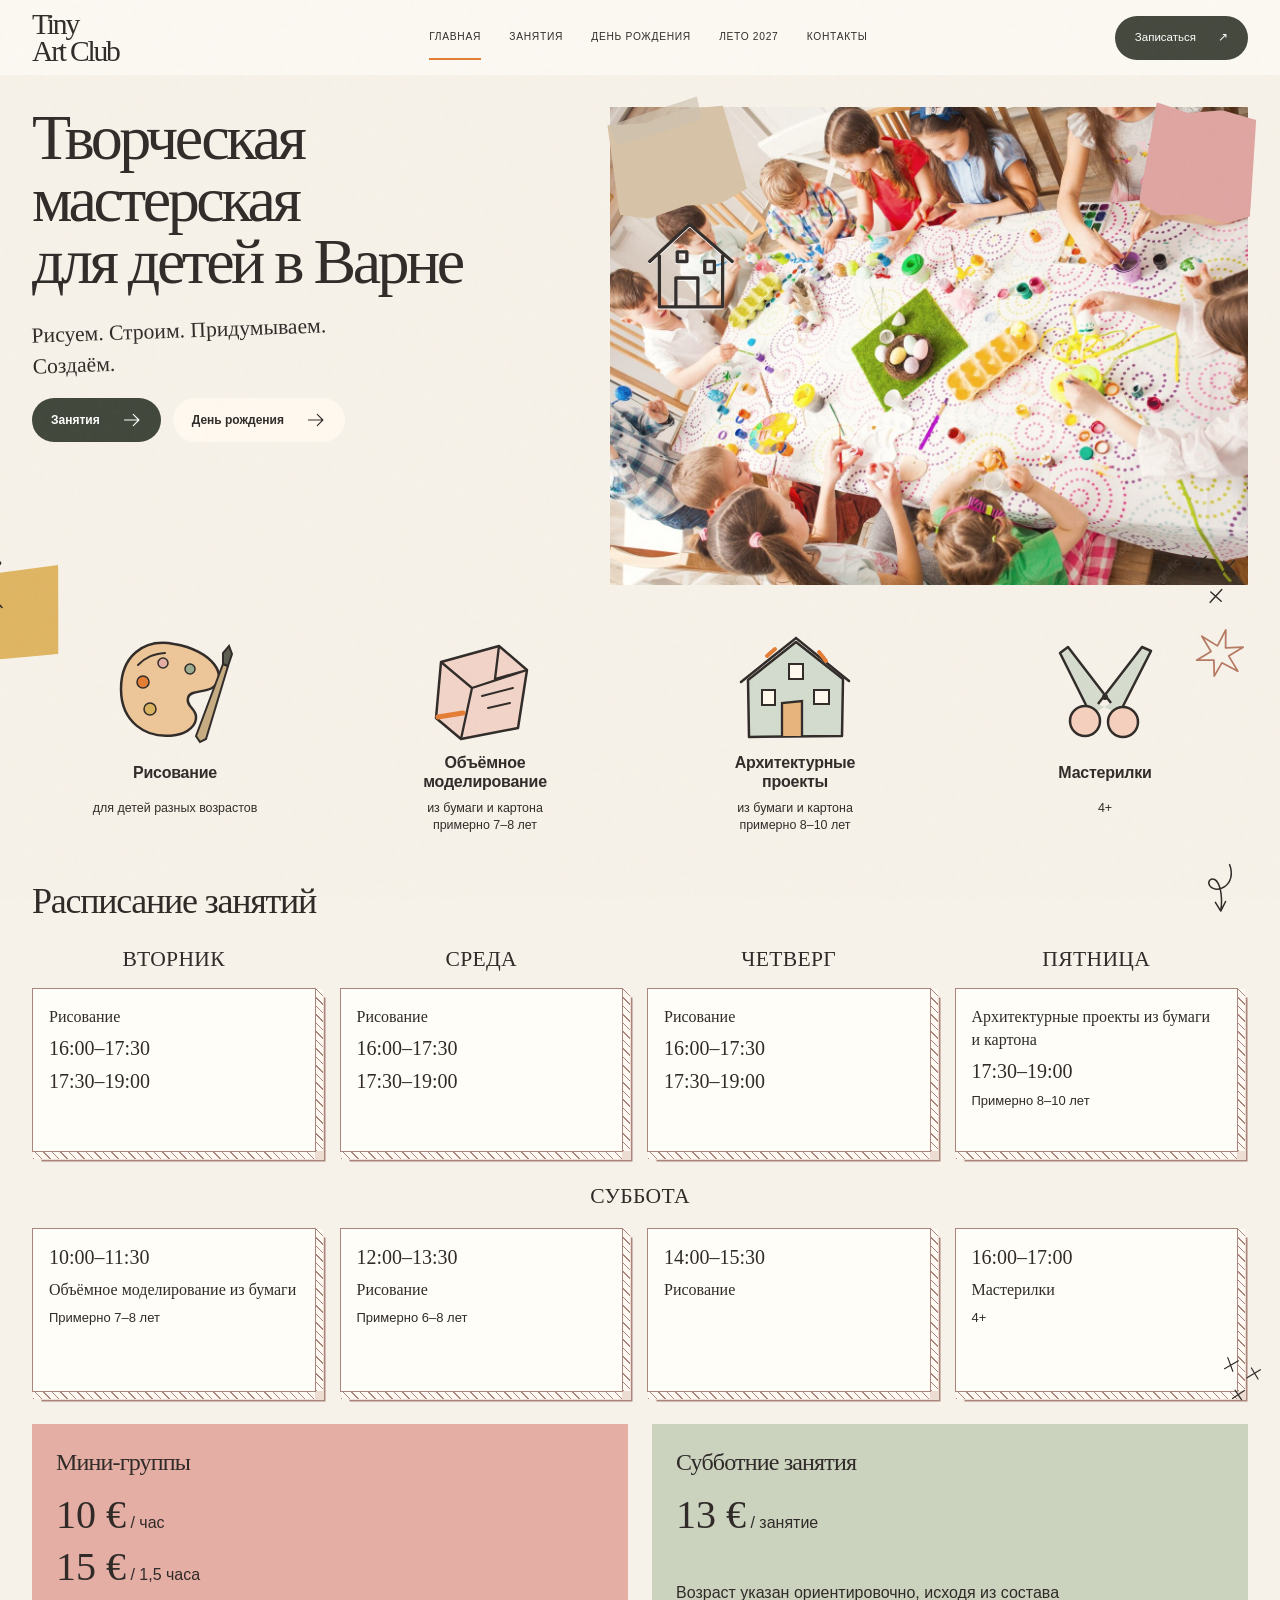
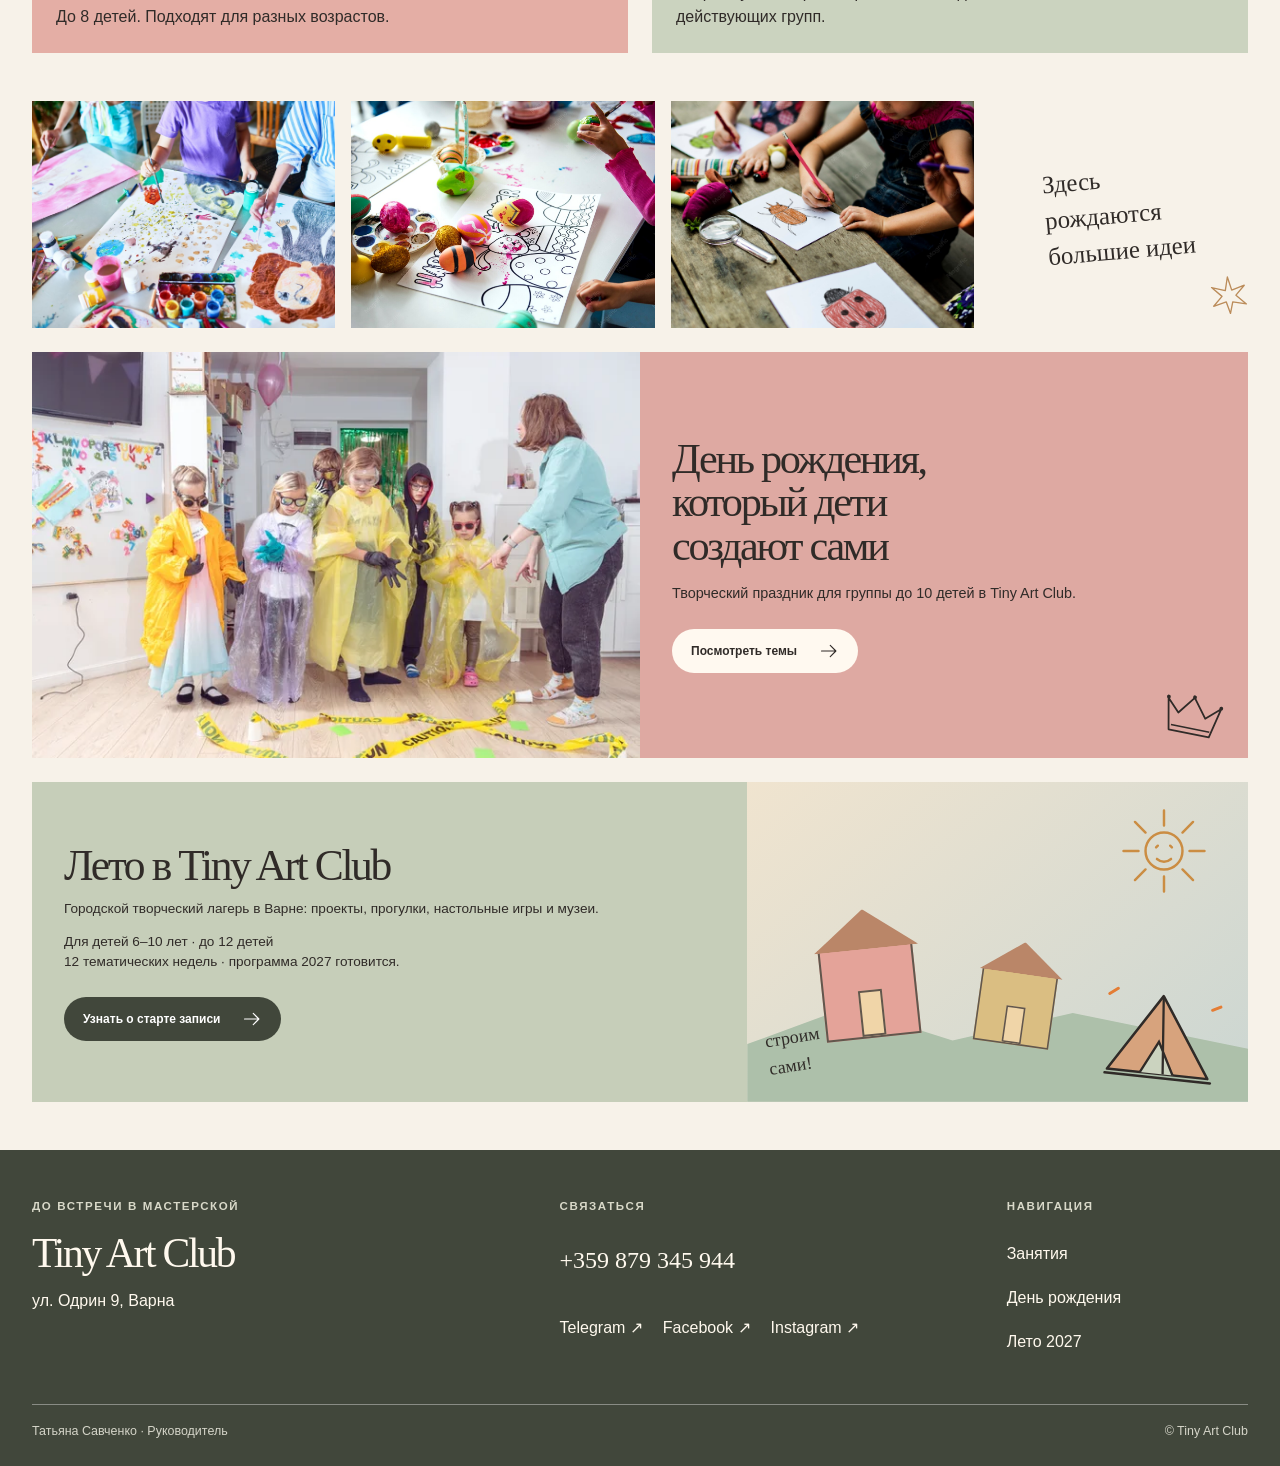
<file: index.html>
<!doctype html>
<html lang="ru">
<head>
  <meta charset="utf-8">
  <meta name="viewport" content="width=device-width, initial-scale=1">
  <meta name="robots" content="noindex, nofollow">
  <meta name="theme-color" content="#f7f2e9">
  <title>Tiny Art Club — творческая мастерская для детей в Варне</title>
  <meta name="description" content="Рисование, бумажные и архитектурные проекты для детей в Tiny Art Club. Расписание и цены творческой мастерской в Варне.">
  <meta property="og:type" content="website">
  <meta property="og:title" content="Tiny Art Club — творческая мастерская в Варне">
  <meta property="og:description" content="Рисуем, строим, придумываем и создаём.">
  <link rel="icon" href="assets/img/tiny-art-club-logo.png">
  <link rel="stylesheet" href="assets/site.css">
  <link rel="stylesheet" href="assets/home.css">
  <script src="assets/site.js" defer></script>
</head>
<body class="page-home reference-home">
  <a class="skip-link" href="#main">К содержимому</a>
  <header class="site-header"><div class="wrap header-inner">
    <a class="brand brand-wordmark" href="index.html" aria-label="Tiny Art Club — на главную"><span>Tiny<br>Art Club</span></a>
    <button class="menu-toggle" type="button" aria-expanded="false" aria-controls="main-nav" aria-label="Открыть меню"><span></span><span></span><span></span></button>
    <nav id="main-nav" class="main-nav" aria-label="Главная навигация"><a href="index.html" aria-current="page">Главная</a><a href="#classes">Занятия</a><a href="birthday.html">День рождения</a><a href="summer-camp.html">Лето 2027</a><a href="#contacts">Контакты</a></nav>
    <a class="header-contact" href="tel:+359879345944">Записаться <span aria-hidden="true">↗</span></a>
  </div></header>
  <main id="main">
    <section class="ref-hero wrap" aria-labelledby="hero-title">
      <div class="ref-hero-copy">
        <h1 id="hero-title">Творческая<br>мастерская<br>для детей в Варне</h1>
        <p class="hand-note">Рисуем. Строим. Придумываем.<br>Создаём.</p>
        <div class="actions"><a class="button button-dark" href="#classes">Занятия <svg aria-hidden="true"><use href="assets/icons.svg#arrow"></use></svg></a><a class="button button-light" href="birthday.html">День рождения <svg aria-hidden="true"><use href="assets/icons.svg#arrow"></use></svg></a></div>
      </div>
      <div class="ref-hero-art">
        <span class="ref-scrap ref-scrap-ochre" aria-hidden="true"></span><span class="ref-scrap ref-scrap-pink" aria-hidden="true"></span>
        <img class="ref-hero-photo" src="assets/img/18604.jpg" width="1480" height="986" alt="Дети вместе рисуют и украшают поделки за столом" fetchpriority="high">
        <svg class="ref-house-sketch" aria-hidden="true"><use href="assets/icons.svg#house"></use></svg>
        <span class="ref-tape ref-tape-hero" aria-hidden="true"></span>
        <svg class="ref-hero-crosses" aria-hidden="true"><use href="assets/icons.svg#crosses"></use></svg>
      </div>
      <span class="ref-left-scrap" aria-hidden="true"></span><svg class="ref-left-doodle" aria-hidden="true"><use href="assets/icons.svg#scribble"></use></svg>
    </section>

    <section id="classes" class="ref-activities wrap" aria-label="Занятия в мастерской">
      <div class="ref-activity"><svg aria-hidden="true"><use href="assets/icons.svg#palette-art"></use></svg><h2>Рисование</h2><p>для детей разных возрастов</p></div>
      <div class="ref-activity"><svg aria-hidden="true"><use href="assets/icons.svg#paper-art"></use></svg><h2>Объёмное<br>моделирование</h2><p>из бумаги и картона<br>примерно 7–8 лет</p></div>
      <div class="ref-activity"><svg aria-hidden="true"><use href="assets/icons.svg#house-art"></use></svg><h2>Архитектурные<br>проекты</h2><p>из бумаги и картона<br>примерно 8–10 лет</p></div>
      <div class="ref-activity"><svg aria-hidden="true"><use href="assets/icons.svg#scissors-art"></use></svg><h2>Мастерилки</h2><p>4+</p></div>
      <svg class="ref-activity-star" aria-hidden="true"><use href="assets/icons.svg#star"></use></svg>
    </section>

    <section id="schedule" class="ref-schedule wrap" aria-labelledby="schedule-title">
      <div class="ref-schedule-head"><h2 id="schedule-title">Расписание занятий</h2></div>
      <div class="ref-schedule-grid">
        <article class="ref-day day-tuesday"><h3>Вторник</h3><div class="ref-paper-box ref-weekday-paper"><h4 class="ref-session-title">Рисование</h4><p class="ref-session-times"><span class="ref-time-range"><time datetime="16:00">16:00</time>–<time datetime="17:30">17:30</time></span><span class="ref-time-range"><time datetime="17:30">17:30</time>–<time datetime="19:00">19:00</time></span></p></div></article>
        <article class="ref-day day-wednesday"><h3>Среда</h3><div class="ref-paper-box ref-weekday-paper"><h4 class="ref-session-title">Рисование</h4><p class="ref-session-times"><span class="ref-time-range"><time datetime="16:00">16:00</time>–<time datetime="17:30">17:30</time></span><span class="ref-time-range"><time datetime="17:30">17:30</time>–<time datetime="19:00">19:00</time></span></p></div></article>
        <article class="ref-day day-thursday"><h3>Четверг</h3><div class="ref-paper-box ref-weekday-paper"><h4 class="ref-session-title">Рисование</h4><p class="ref-session-times"><span class="ref-time-range"><time datetime="16:00">16:00</time>–<time datetime="17:30">17:30</time></span><span class="ref-time-range"><time datetime="17:30">17:30</time>–<time datetime="19:00">19:00</time></span></p></div></article>
        <article class="ref-day day-friday"><h3>Пятница</h3><div class="ref-paper-box ref-weekday-paper"><h4 class="ref-session-title">Архитектурные проекты из бумаги и картона</h4><p class="ref-session-times"><span class="ref-time-range"><time datetime="17:30">17:30</time>–<time datetime="19:00">19:00</time></span></p><p class="ref-session-age">Примерно 8–10 лет</p></div></article>
      </div>
      <div class="ref-saturday" role="group" aria-labelledby="saturday-title">
        <h3 id="saturday-title">Суббота</h3>
        <div class="ref-saturday-row">
          <article class="ref-paper-box ref-saturday-card"><p class="ref-session-times"><span class="ref-time-range"><time datetime="10:00">10:00</time>–<time datetime="11:30">11:30</time></span></p><h4 class="ref-session-title">Объёмное моделирование из бумаги</h4><p class="ref-session-age">Примерно 7–8 лет</p></article>
          <article class="ref-paper-box ref-saturday-card"><p class="ref-session-times"><span class="ref-time-range"><time datetime="12:00">12:00</time>–<time datetime="13:30">13:30</time></span></p><h4 class="ref-session-title">Рисование</h4><p class="ref-session-age">Примерно 6–8 лет</p></article>
          <article class="ref-paper-box ref-saturday-card"><p class="ref-session-times"><span class="ref-time-range"><time datetime="14:00">14:00</time>–<time datetime="15:30">15:30</time></span></p><h4 class="ref-session-title">Рисование</h4></article>
          <article class="ref-paper-box ref-saturday-card"><p class="ref-session-times"><span class="ref-time-range"><time datetime="16:00">16:00</time>–<time datetime="17:00">17:00</time></span></p><h4 class="ref-session-title">Мастерилки</h4><p class="ref-session-age">4+</p></article>
        </div>
        <svg class="ref-schedule-crosses" aria-hidden="true"><use href="assets/icons.svg#crosses"></use></svg>
      </div>
      <div class="ref-schedule-rates">
        <article class="ref-rate ref-rate-mini" aria-labelledby="mini-rate-title"><h3 id="mini-rate-title">Мини-группы</h3><p class="ref-rate-prices"><span><strong>10 €</strong> / час</span><span><strong>15 €</strong> / 1,5 часа</span></p><p class="ref-rate-note">До 8 детей. Подходят для разных возрастов.</p></article>
        <article class="ref-rate ref-rate-saturday" aria-labelledby="saturday-rate-title"><h3 id="saturday-rate-title">Субботние занятия</h3><p class="ref-rate-prices"><span><strong>13 €</strong> / занятие</span></p><p class="ref-rate-note">Возраст указан ориентировочно, исходя из состава действующих групп.</p></article>
      </div>
      <svg class="ref-schedule-arrow" aria-hidden="true"><use href="assets/icons.svg#arrow-curve"></use></svg>
    </section>

    <section class="ref-gallery wrap" aria-label="Иллюстрации творческих занятий">
      <figure><img src="assets/img/1366.jpg" width="1480" height="987" loading="lazy" alt="Дети рисуют красками на больших листах бумаги"></figure>
      <figure><img src="assets/img/13056.jpg" width="1480" height="896" loading="lazy" alt="Ребёнок раскрашивает поделки рядом с палитрой"></figure>
      <figure><img src="assets/img/72479.jpg" width="2000" height="1110" loading="lazy" alt="Ребёнок рисует за деревянным столом"></figure>
      <div class="ref-gallery-note hand-note">Здесь<br>рождаются<br>большие идеи <svg aria-hidden="true"><use href="assets/icons.svg#star"></use></svg></div>
    </section>

    <section class="ref-birthday wrap" aria-labelledby="birthday-title">
      <div class="ref-birthday-photo"><img src="assets/img/birthday/lab-1280.webp" srcset="assets/img/birthday/lab-640.webp 640w, assets/img/birthday/lab-1280.webp 1280w" sizes="(max-width:760px) 94vw, 50vw" width="1280" height="854" loading="lazy" decoding="async" alt="Дети в защитных очках на празднике с химической лабораторией в Tiny Art Club"></div>
      <div class="ref-birthday-paper"><h2 id="birthday-title">День рождения,<br>который дети<br>создают сами</h2><p>Творческий праздник для группы до 10 детей в Tiny Art Club.</p><a class="button button-light" href="birthday.html">Посмотреть темы <svg aria-hidden="true"><use href="assets/icons.svg#arrow"></use></svg></a><svg aria-hidden="true"><use href="assets/icons.svg#crown"></use></svg></div>
    </section>

    <section class="ref-summer wrap" aria-labelledby="summer-title">
      <div class="ref-summer-paper"><h2 id="summer-title">Лето в Tiny Art Club</h2><p>Городской творческий лагерь в Варне: проекты, прогулки, настольные игры и музеи.</p><p>Для детей 6–10 лет · до 12 детей<br>12 тематических недель · программа 2027 готовится.</p><a class="button button-dark" href="summer-camp.html">Узнать о старте записи <svg aria-hidden="true"><use href="assets/icons.svg#arrow"></use></svg></a></div>
      <div class="ref-summer-art" aria-hidden="true"><span class="ref-summer-sky"></span><svg class="ref-summer-sun"><use href="assets/icons.svg#sun"></use></svg><div class="ref-summer-house house-one"><i></i></div><div class="ref-summer-house house-two"><i></i></div><svg class="ref-summer-tent"><use href="assets/icons.svg#tent-art"></use></svg><span class="hand-note">строим<br>сами!</span></div>
    </section>
  </main>
  <footer id="contacts" class="site-footer"><div class="wrap footer-grid"><div><p class="footer-kicker">До встречи в мастерской</p><h2>Tiny Art Club</h2><p>ул. Одрин 9, Варна</p></div><div><p class="footer-label">Связаться</p><a class="footer-phone" href="tel:+359879345944">+359 879 345 944</a><div class="footer-messengers"><a href="https://t.me/tiny_ART_club" target="_blank" rel="noopener noreferrer">Telegram ↗</a><a href="https://www.facebook.com/tiny.art.club/" target="_blank" rel="noopener noreferrer">Facebook ↗</a><a href="https://www.instagram.com/tiny.art.club/" target="_blank" rel="noopener noreferrer">Instagram ↗</a></div></div><div><p class="footer-label">Навигация</p><a href="#classes">Занятия</a><a href="birthday.html">День рождения</a><a href="summer-camp.html">Лето 2027</a></div></div><div class="wrap footer-bottom"><span>Татьяна Савченко · Руководитель</span><span>© Tiny Art Club</span></div></footer>
</body>
</html>
</file>
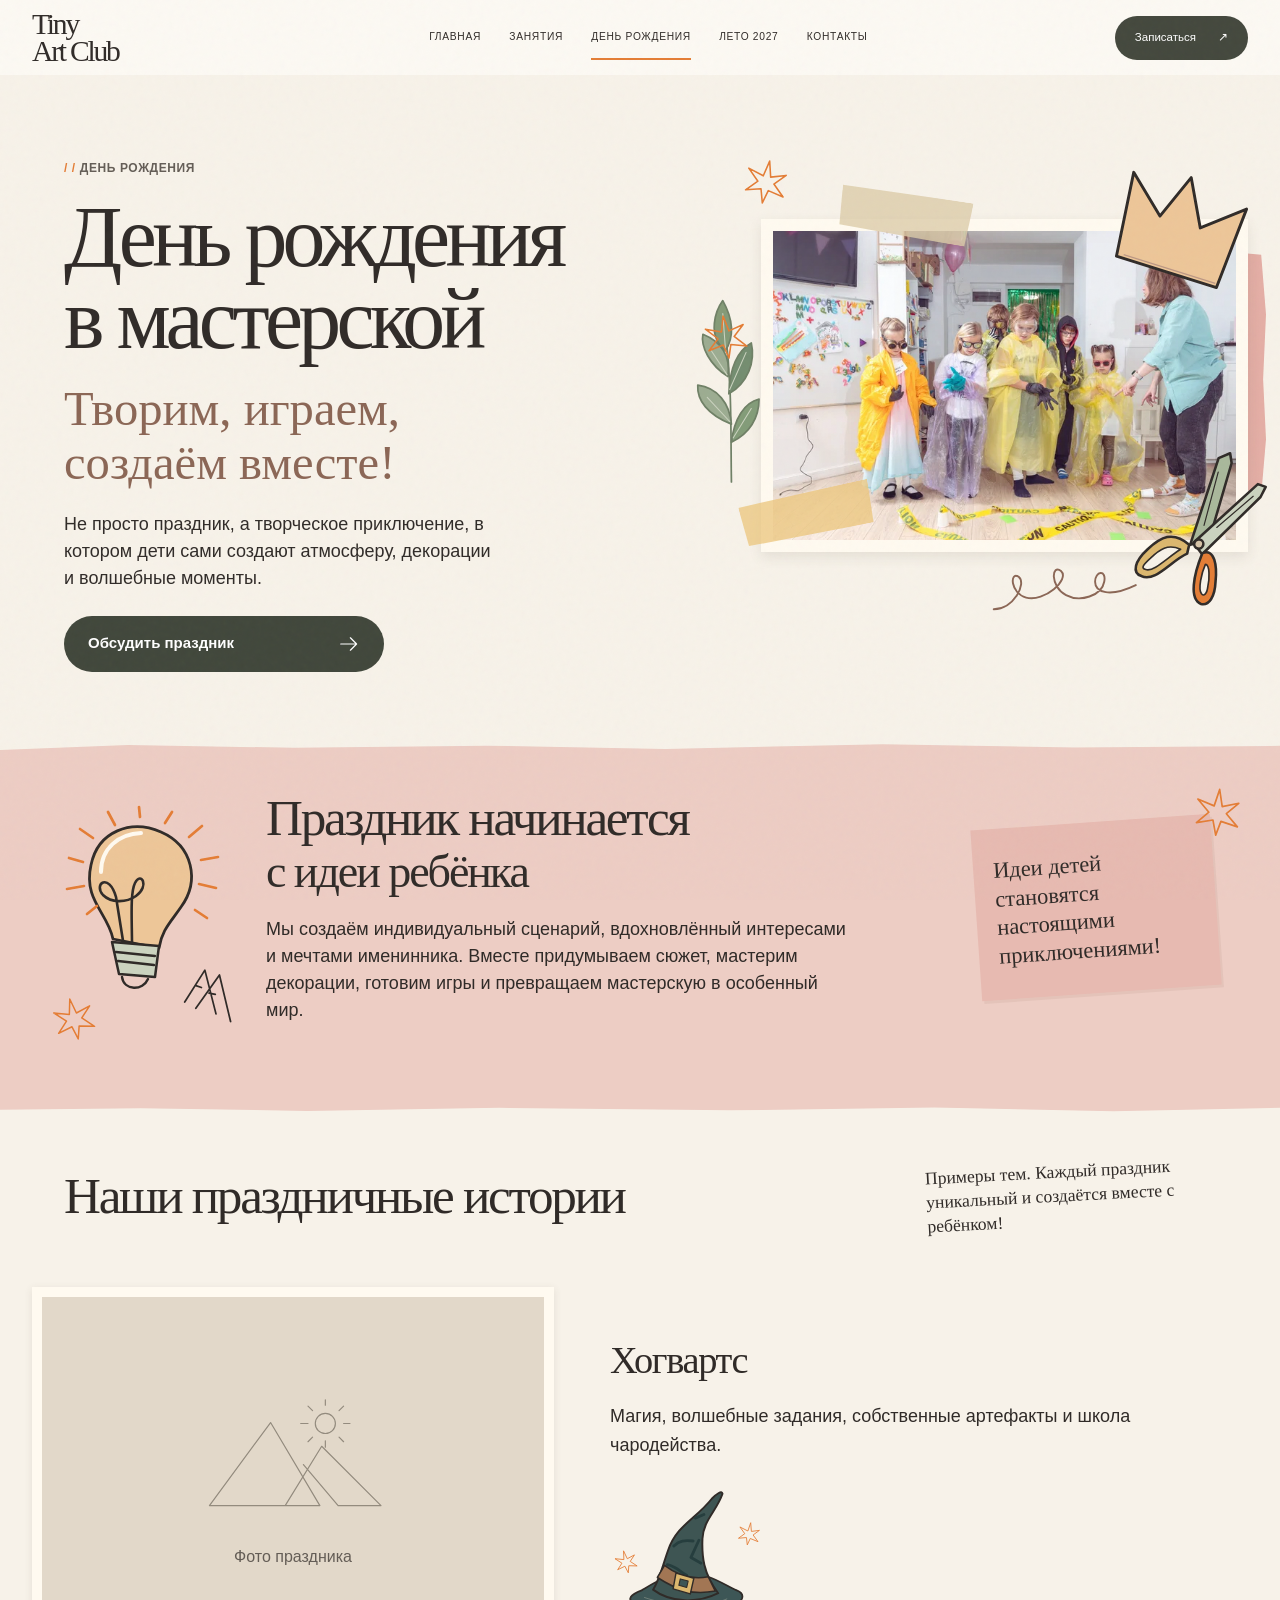
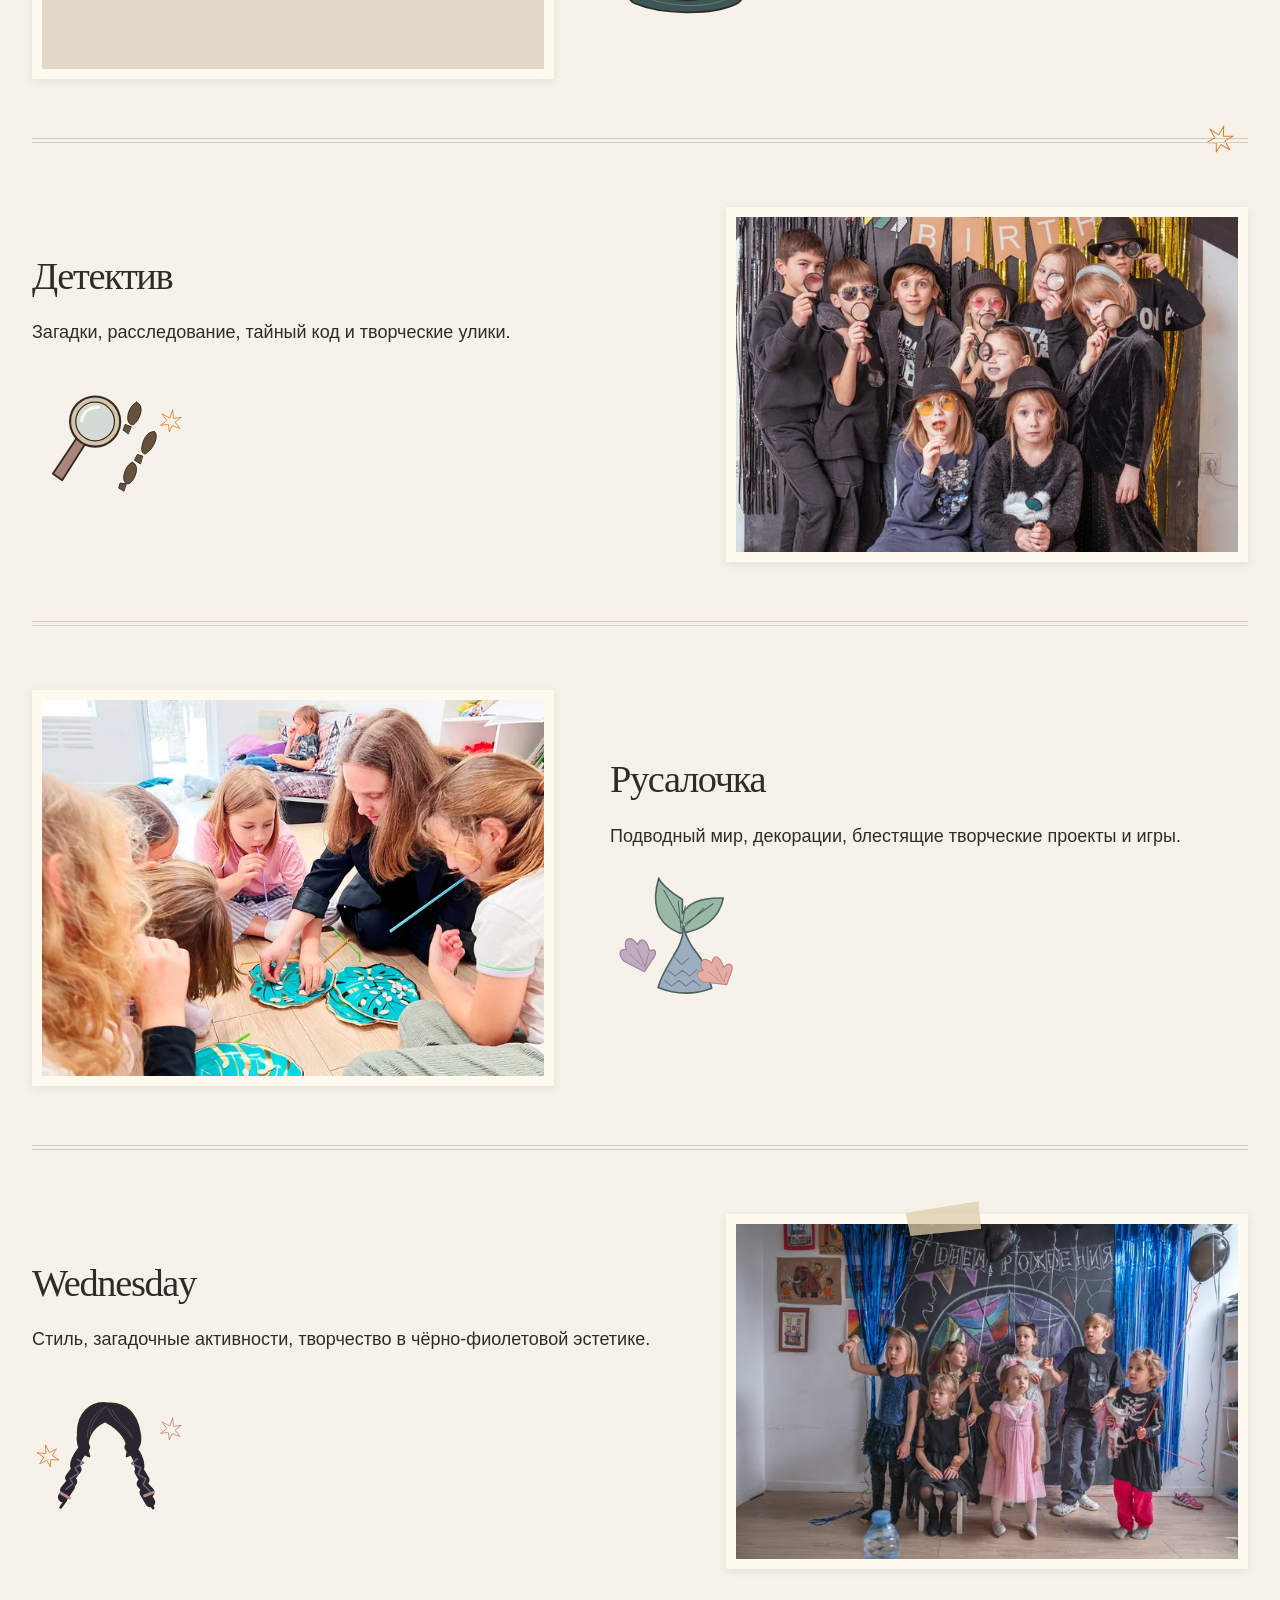
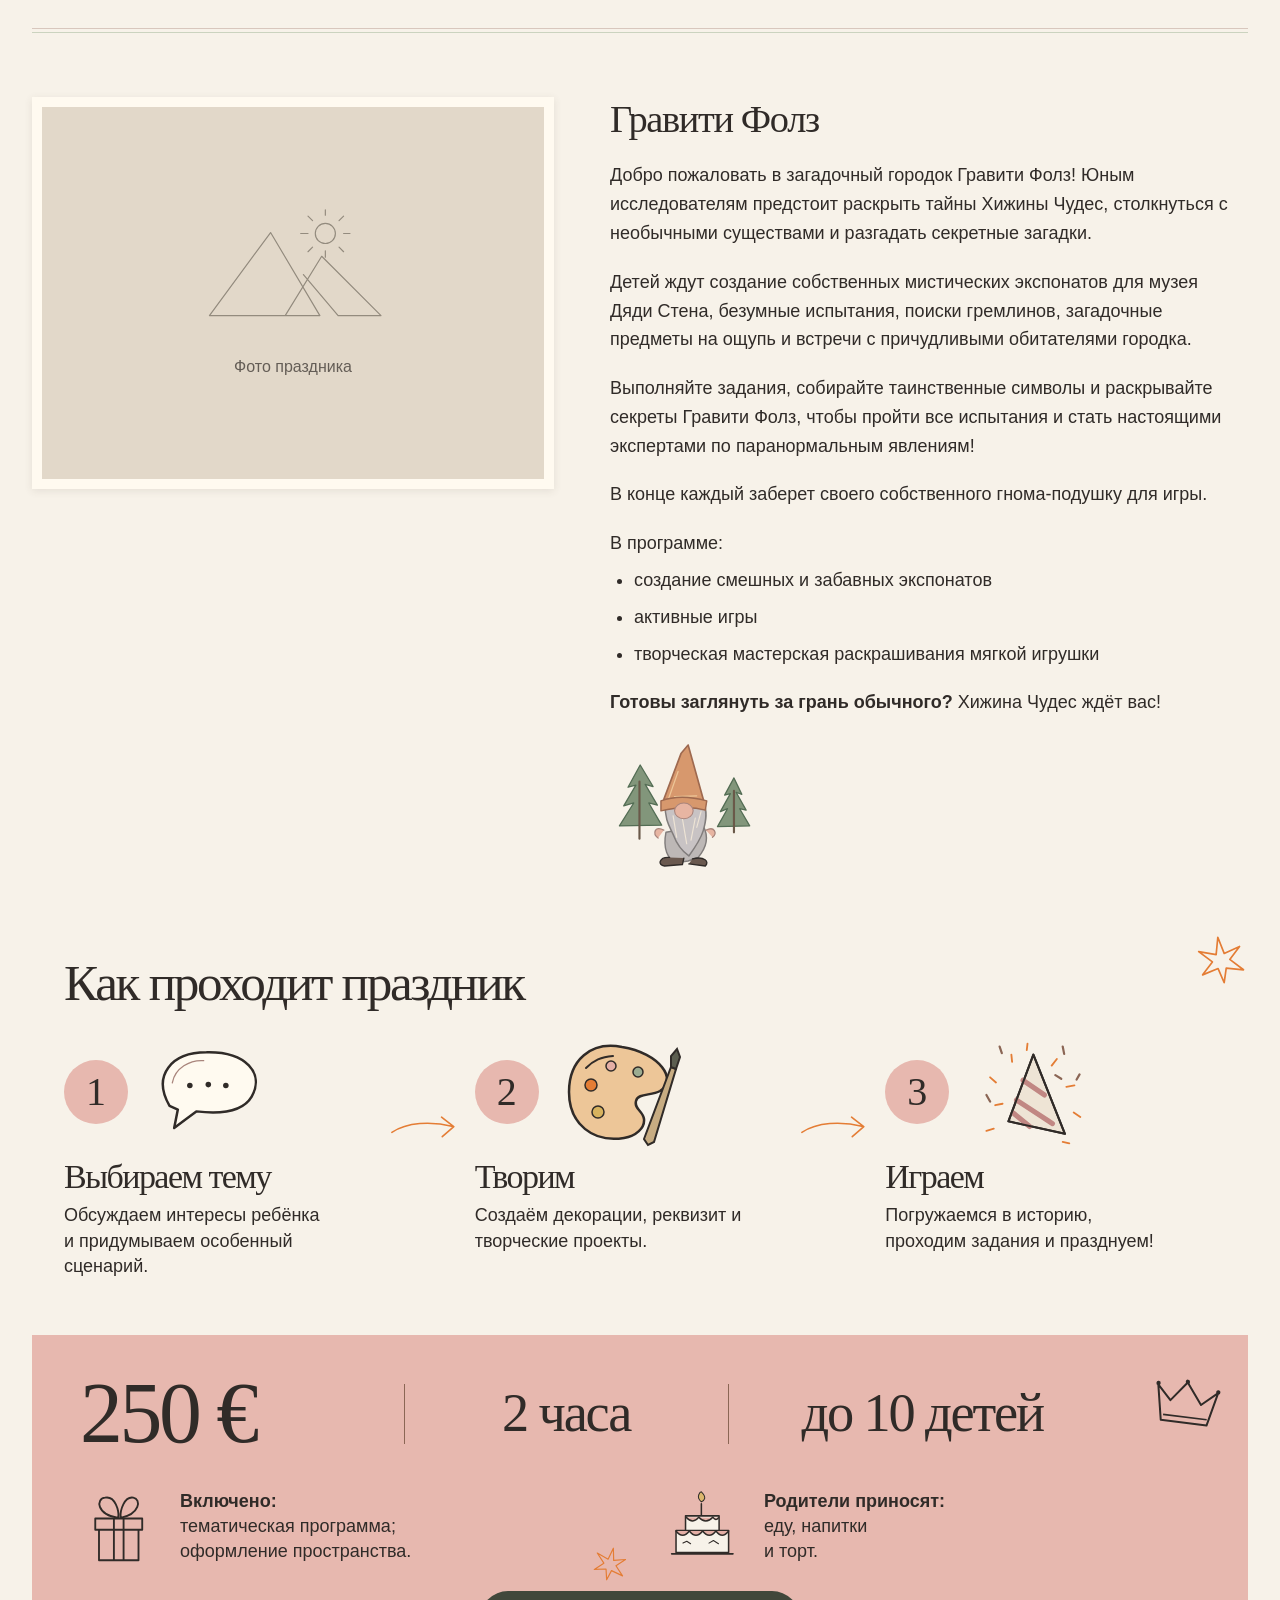
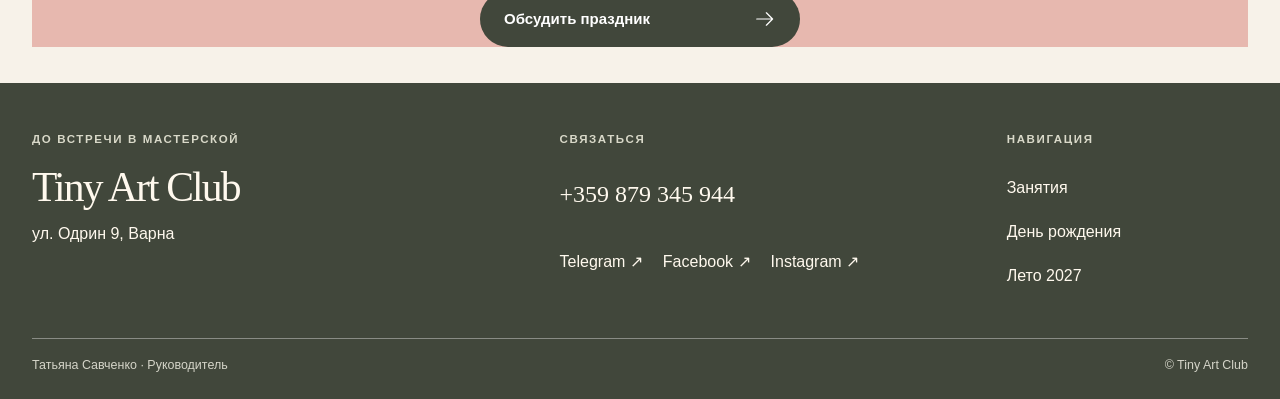
<file: birthday.html>
<!doctype html>
<html lang="ru">
<head>
  <meta charset="utf-8">
  <meta name="viewport" content="width=device-width, initial-scale=1">
  <meta name="robots" content="noindex, nofollow">
  <meta name="theme-color" content="#f7f2e9">
  <title>День рождения в Tiny Art Club — творческий праздник в Варне</title>
  <meta name="description" content="День рождения в Tiny Art Club: пять творческих тем, программа и оформление пространства. 250 € за 2 часа для группы до 10 детей. Варна, ул. Одрин 9.">
  <meta property="og:type" content="website">
  <meta property="og:title" content="День рождения в Tiny Art Club">
  <meta property="og:description" content="Творим, играем, создаём вместе! Праздник начинается с идеи ребёнка.">
  <link rel="icon" href="assets/img/tiny-art-club-logo.png">
  <link rel="stylesheet" href="assets/site.css">
  <link rel="stylesheet" href="assets/birthday.css">
  <script src="assets/site.js" defer></script>
</head>
<body class="page-birthday">
  <a class="skip-link" href="#main">К содержимому</a>
  <header class="site-header"><div class="wrap header-inner">
    <a class="brand brand-wordmark" href="index.html" aria-label="Tiny Art Club — на главную"><span>Tiny<br>Art Club</span></a>
    <button class="menu-toggle" type="button" aria-expanded="false" aria-controls="main-nav" aria-label="Открыть меню"><span></span><span></span><span></span></button>
    <nav id="main-nav" class="main-nav" aria-label="Главная навигация"><a href="index.html">Главная</a><a href="index.html#classes">Занятия</a><a href="birthday.html" aria-current="page">День рождения</a><a href="summer-camp.html">Лето 2027</a><a href="#contacts">Контакты</a></nav>
    <a class="header-contact" href="tel:+359879345944">Записаться <span aria-hidden="true">↗</span></a>
  </div></header>
  <main id="main">
    <section class="party-hero wrap" aria-labelledby="party-title">
      <div class="party-hero-copy">
        <p class="party-eyebrow"><span aria-hidden="true">/ /</span> День рождения</p>
        <h1 id="party-title">День рождения<br>в мастерской</h1>
        <p class="party-hero-hand hand-note">Творим, играем,<br>создаём вместе!</p>
        <p class="party-hero-description">Не просто праздник, а творческое приключение, в котором дети сами создают атмосферу, декорации и волшебные моменты.</p>
        <a class="button button-dark party-contact" href="https://t.me/tiny_ART_club" target="_blank" rel="noopener noreferrer">Обсудить праздник <svg aria-hidden="true"><use href="assets/icons.svg#arrow"></use></svg></a>
      </div>
      <div class="party-hero-art">
        <span class="party-pink-slip" aria-hidden="true"></span>
        <figure class="party-hero-photo party-photo-filled"><img src="assets/img/birthday/lab-1280.webp" srcset="assets/img/birthday/lab-640.webp 640w, assets/img/birthday/lab-1280.webp 1280w" sizes="(max-width:760px) 85vw, 42vw" width="1280" height="854" alt="Дети в защитных очках на празднике с химической лабораторией в Tiny Art Club" fetchpriority="high" decoding="async"></figure>
        <span class="party-tape party-tape-top" aria-hidden="true"></span>
        <span class="party-tape party-tape-bottom" aria-hidden="true"></span>
        <svg class="party-hero-crown" aria-hidden="true"><use href="assets/birthday/illustrations.svg#crown"></use></svg>
        <svg class="party-hero-sprig" aria-hidden="true"><use href="assets/birthday/illustrations.svg#sprig"></use></svg>
        <svg class="party-hero-scissors" aria-hidden="true"><use href="assets/birthday/illustrations.svg#scissors"></use></svg>
        <svg class="party-hero-star party-hero-star-top" aria-hidden="true"><use href="assets/icons.svg#star"></use></svg>
        <svg class="party-hero-star party-hero-star-side" aria-hidden="true"><use href="assets/icons.svg#star"></use></svg>
        <svg class="party-hero-curl" aria-hidden="true"><use href="assets/birthday/illustrations.svg#curl"></use></svg>
      </div>
    </section>

    <section class="party-idea" aria-labelledby="idea-title">
      <div class="wrap party-idea-layout">
        <div class="party-idea-art" aria-hidden="true"><svg class="party-bulb"><use href="assets/birthday/illustrations.svg#bulb"></use></svg><svg class="party-idea-mark"><use href="assets/birthday/illustrations.svg#pencil-mark"></use></svg><svg class="party-idea-star"><use href="assets/icons.svg#star"></use></svg></div>
        <div class="party-idea-copy"><h2 id="idea-title">Праздник начинается<br><em>с идеи ребёнка</em></h2><p>Мы создаём индивидуальный сценарий, вдохновлённый интересами и мечтами именинника. Вместе придумываем сюжет, мастерим декорации, готовим игры и превращаем мастерскую в особенный мир.</p></div>
        <aside class="party-idea-note"><p class="hand-note">Идеи детей<br>становятся<br>настоящими<br>приключениями!</p><svg aria-hidden="true"><use href="assets/icons.svg#star"></use></svg></aside>
      </div>
    </section>

    <section class="party-stories wrap" aria-labelledby="stories-title">
      <div class="party-stories-heading"><h2 id="stories-title">Наши праздничные истории</h2><p class="hand-note">Примеры тем. Каждый праздник уникальный и создаётся вместе с ребёнком!</p></div>
      <div class="party-stories-grid">
        <article class="party-story party-story-wizard">
          <figure class="party-story-photo"><svg aria-hidden="true"><use href="assets/birthday/illustrations.svg#photo"></use></svg><figcaption>Фото праздника</figcaption></figure>
          <div class="party-story-copy"><h3>Хогвартс</h3><p>Магия, волшебные задания, собственные артефакты и школа чародейства.</p><div class="party-story-art"><svg aria-hidden="true"><use href="assets/birthday/illustrations.svg#wizard"></use></svg><svg class="party-story-star story-star-one" aria-hidden="true"><use href="assets/icons.svg#star"></use></svg><svg class="party-story-star story-star-two" aria-hidden="true"><use href="assets/icons.svg#star"></use></svg></div></div><svg class="party-card-star" aria-hidden="true"><use href="assets/icons.svg#star"></use></svg>
        </article>
        <article class="party-story">
          <figure class="party-story-photo party-photo-filled"><img src="assets/img/birthday/detective-1280.webp" srcset="assets/img/birthday/detective-640.webp 640w, assets/img/birthday/detective-1280.webp 1280w" sizes="(max-width:760px) 94vw, 42vw" width="1280" height="854" alt="Участники детективного праздника с лупами и в шляпах" loading="lazy" decoding="async"></figure>
          <div class="party-story-copy"><h3>Детектив</h3><p>Загадки, расследование, тайный код и творческие улики.</p><div class="party-story-art"><svg aria-hidden="true"><use href="assets/birthday/illustrations.svg#detective"></use></svg><svg class="party-story-star story-star-two" aria-hidden="true"><use href="assets/icons.svg#star"></use></svg></div></div>
        </article>
        <article class="party-story">
          <figure class="party-story-photo party-photo-filled"><img src="assets/img/birthday/mermaid-1280.webp" srcset="assets/img/birthday/mermaid-640.webp 640w, assets/img/birthday/mermaid-1280.webp 1280w" sizes="(max-width:760px) 94vw, 42vw" width="1280" height="959" alt="Дети играют с морскими декорациями на празднике «Русалочка»" loading="lazy" decoding="async"></figure>
          <div class="party-story-copy"><h3>Русалочка</h3><p>Подводный мир, декорации, блестящие творческие проекты и игры.</p><div class="party-story-art"><svg aria-hidden="true"><use href="assets/birthday/illustrations.svg#mermaid"></use></svg></div></div>
        </article>
        <article class="party-story party-story-braids">
          <figure class="party-story-photo party-photo-filled"><img src="assets/img/birthday/wednesday-1280.webp" srcset="assets/img/birthday/wednesday-640.webp 640w, assets/img/birthday/wednesday-1280.webp 1280w" sizes="(max-width:760px) 94vw, 42vw" width="1280" height="854" alt="Дети у праздничной доски с паутиной и чёрными воздушными шарами" loading="lazy" decoding="async"><span class="party-card-tape" aria-hidden="true"></span></figure>
          <div class="party-story-copy"><h3>Wednesday</h3><p>Стиль, загадочные активности, творчество в чёрно-фиолетовой эстетике.</p><div class="party-story-art"><svg aria-hidden="true"><use href="assets/birthday/illustrations.svg#braids"></use></svg><svg class="party-story-star story-star-one" aria-hidden="true"><use href="assets/icons.svg#star"></use></svg><svg class="party-story-star story-star-two" aria-hidden="true"><use href="assets/icons.svg#star"></use></svg></div></div>
        </article>
        <article class="party-story party-story-gravity">
          <figure class="party-story-photo"><svg aria-hidden="true"><use href="assets/birthday/illustrations.svg#photo"></use></svg><figcaption>Фото праздника</figcaption></figure>
          <div class="party-story-copy">
            <h3>Гравити Фолз</h3>
            <p>Добро пожаловать в загадочный городок Гравити Фолз! Юным исследователям предстоит раскрыть тайны Хижины Чудес, столкнуться с необычными существами и разгадать секретные загадки.</p>
            <p>Детей ждут создание собственных мистических экспонатов для музея Дяди Стена, безумные испытания, поиски гремлинов, загадочные предметы на ощупь и встречи с причудливыми обитателями городка.</p>
            <p>Выполняйте задания, собирайте таинственные символы и раскрывайте секреты Гравити Фолз, чтобы пройти все испытания и стать настоящими экспертами по паранормальным явлениям!</p>
            <p>В конце каждый заберет своего собственного гнома-подушку для игры.</p>
            <p>В программе:</p>
            <ul class="party-story-program">
              <li>создание смешных и забавных экспонатов</li>
              <li>активные игры</li>
              <li>творческая мастерская раскрашивания мягкой игрушки</li>
            </ul>
            <p><strong>Готовы заглянуть за грань обычного?</strong> Хижина Чудес ждёт вас!</p>
            <div class="party-story-art"><svg aria-hidden="true"><use href="assets/birthday/illustrations.svg#gnome"></use></svg></div>
          </div>
        </article>
      </div>
    </section>

    <section class="party-process wrap" aria-labelledby="process-title">
      <h2 id="process-title">Как проходит праздник</h2>
      <svg class="party-process-star" aria-hidden="true"><use href="assets/icons.svg#star"></use></svg>
      <ol class="party-steps" role="list">
        <li><div class="party-step-top"><span class="party-step-number" aria-hidden="true">1</span><svg class="party-step-art" aria-hidden="true"><use href="assets/birthday/illustrations.svg#speech"></use></svg></div><h3>Выбираем тему</h3><p>Обсуждаем интересы ребёнка и придумываем особенный сценарий.</p><svg class="party-step-arrow" aria-hidden="true"><use href="assets/birthday/illustrations.svg#step-arrow"></use></svg></li>
        <li><div class="party-step-top"><span class="party-step-number" aria-hidden="true">2</span><svg class="party-step-art" aria-hidden="true"><use href="assets/icons.svg#palette-art"></use></svg></div><h3>Творим</h3><p>Создаём декорации, реквизит и творческие проекты.</p><svg class="party-step-arrow" aria-hidden="true"><use href="assets/birthday/illustrations.svg#step-arrow"></use></svg></li>
        <li><div class="party-step-top"><span class="party-step-number" aria-hidden="true">3</span><svg class="party-step-art" aria-hidden="true"><use href="assets/birthday/illustrations.svg#party-hat"></use></svg></div><h3>Играем</h3><p>Погружаемся в историю, проходим задания и празднуем!</p></li>
      </ol>
    </section>

    <section id="package" class="party-package wrap" aria-label="Условия праздника">
      <div class="party-package-facts"><p class="party-price">250 €</p><p>2 часа</p><p>до 10 детей</p></div>
      <svg class="party-package-crown" aria-hidden="true"><use href="assets/icons.svg#crown"></use></svg>
      <div class="party-package-details">
        <div class="party-included"><svg aria-hidden="true"><use href="assets/birthday/illustrations.svg#gift"></use></svg><div><h2>Включено:</h2><ul><li>тематическая программа;</li><li>оформление пространства.</li></ul></div></div>
        <div class="party-food"><svg aria-hidden="true"><use href="assets/birthday/illustrations.svg#cake"></use></svg><p><strong>Родители приносят:</strong><br>еду, напитки<br>и торт.</p></div>
      </div>
      <svg class="party-package-star" aria-hidden="true"><use href="assets/icons.svg#star"></use></svg>
      <a class="button button-dark party-contact" href="https://t.me/tiny_ART_club" target="_blank" rel="noopener noreferrer">Обсудить праздник <svg aria-hidden="true"><use href="assets/icons.svg#arrow"></use></svg></a>
    </section>
  </main>
  <footer id="contacts" class="site-footer"><div class="wrap footer-grid"><div><p class="footer-kicker">До встречи в мастерской</p><h2>Tiny Art Club</h2><p>ул. Одрин 9, Варна</p></div><div><p class="footer-label">Связаться</p><a class="footer-phone" href="tel:+359879345944">+359 879 345 944</a><div class="footer-messengers"><a href="https://t.me/tiny_ART_club" target="_blank" rel="noopener noreferrer">Telegram ↗</a><a href="https://www.facebook.com/tiny.art.club/" target="_blank" rel="noopener noreferrer">Facebook ↗</a><a href="https://www.instagram.com/tiny.art.club/" target="_blank" rel="noopener noreferrer">Instagram ↗</a></div></div><div><p class="footer-label">Навигация</p><a href="index.html#classes">Занятия</a><a href="birthday.html">День рождения</a><a href="summer-camp.html">Лето 2027</a></div></div><div class="wrap footer-bottom"><span>Татьяна Савченко · Руководитель</span><span>© Tiny Art Club</span></div></footer>
</body>
</html>
</file>
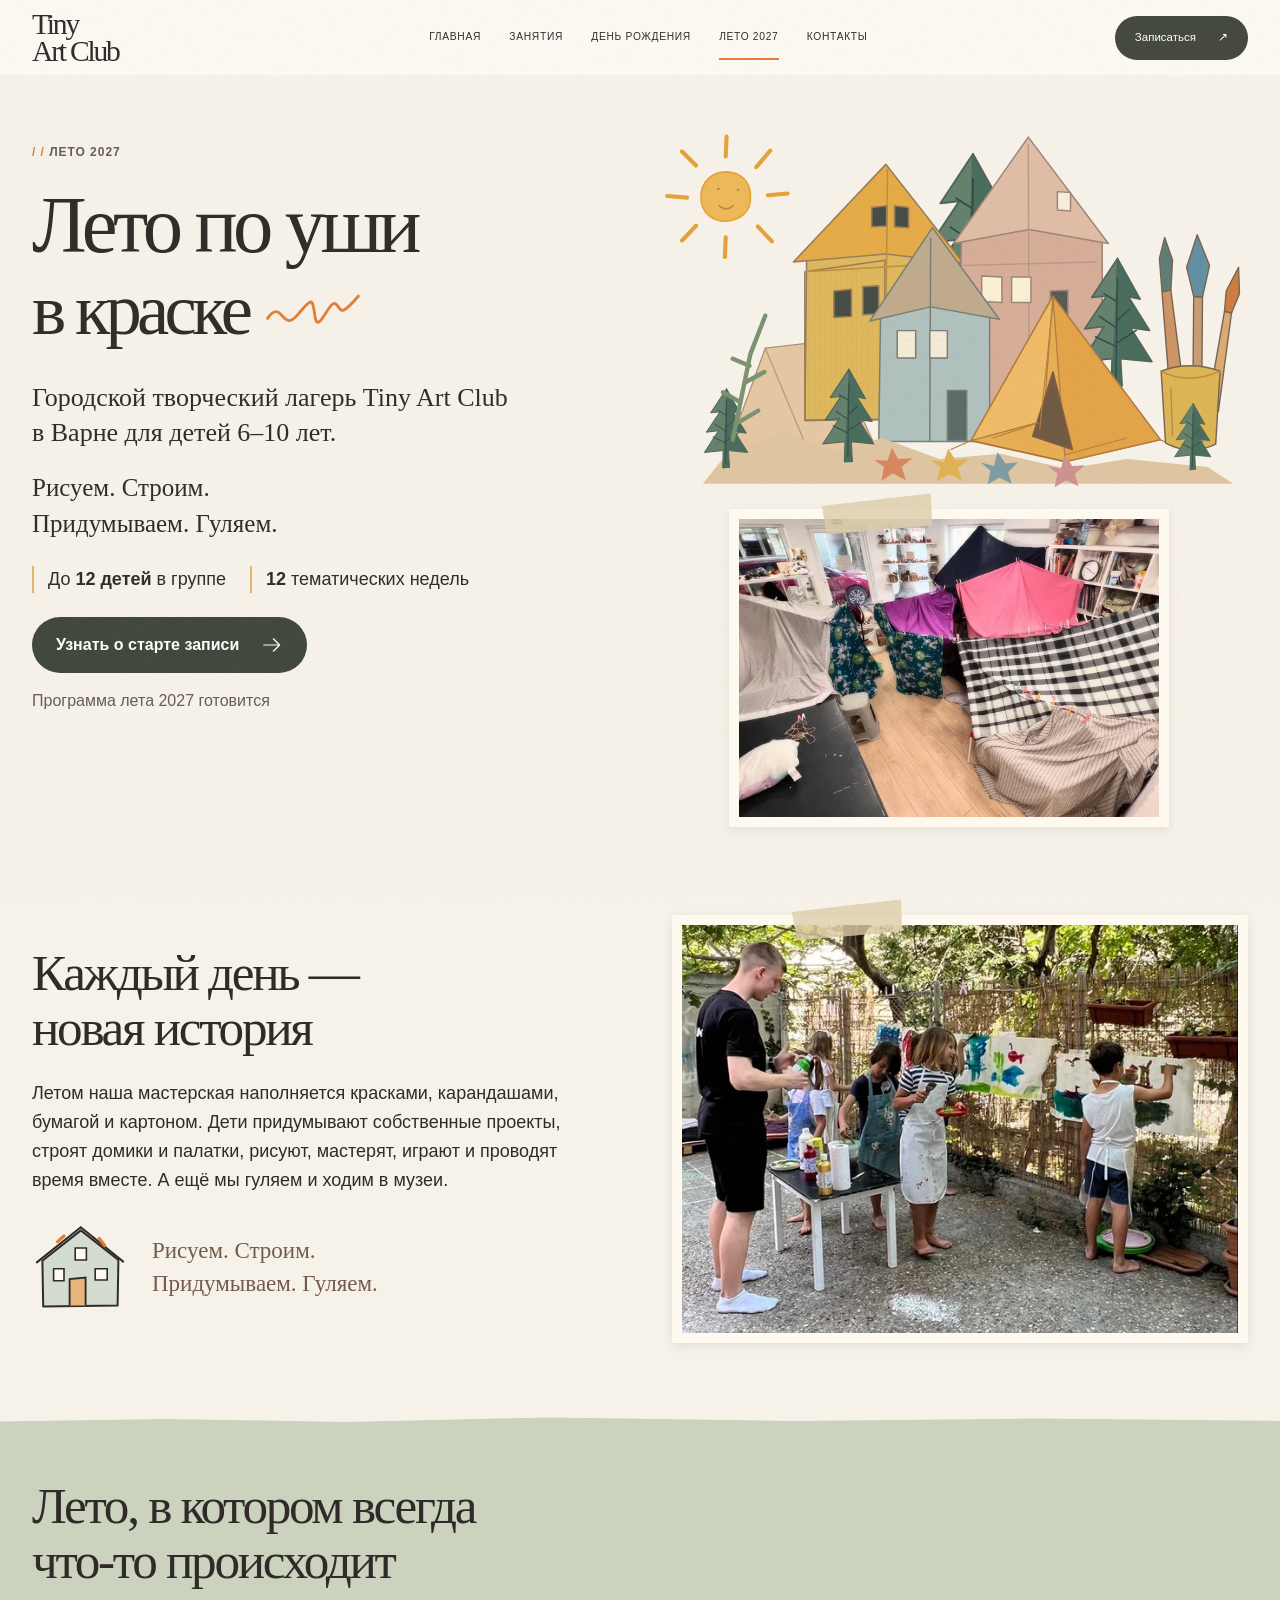
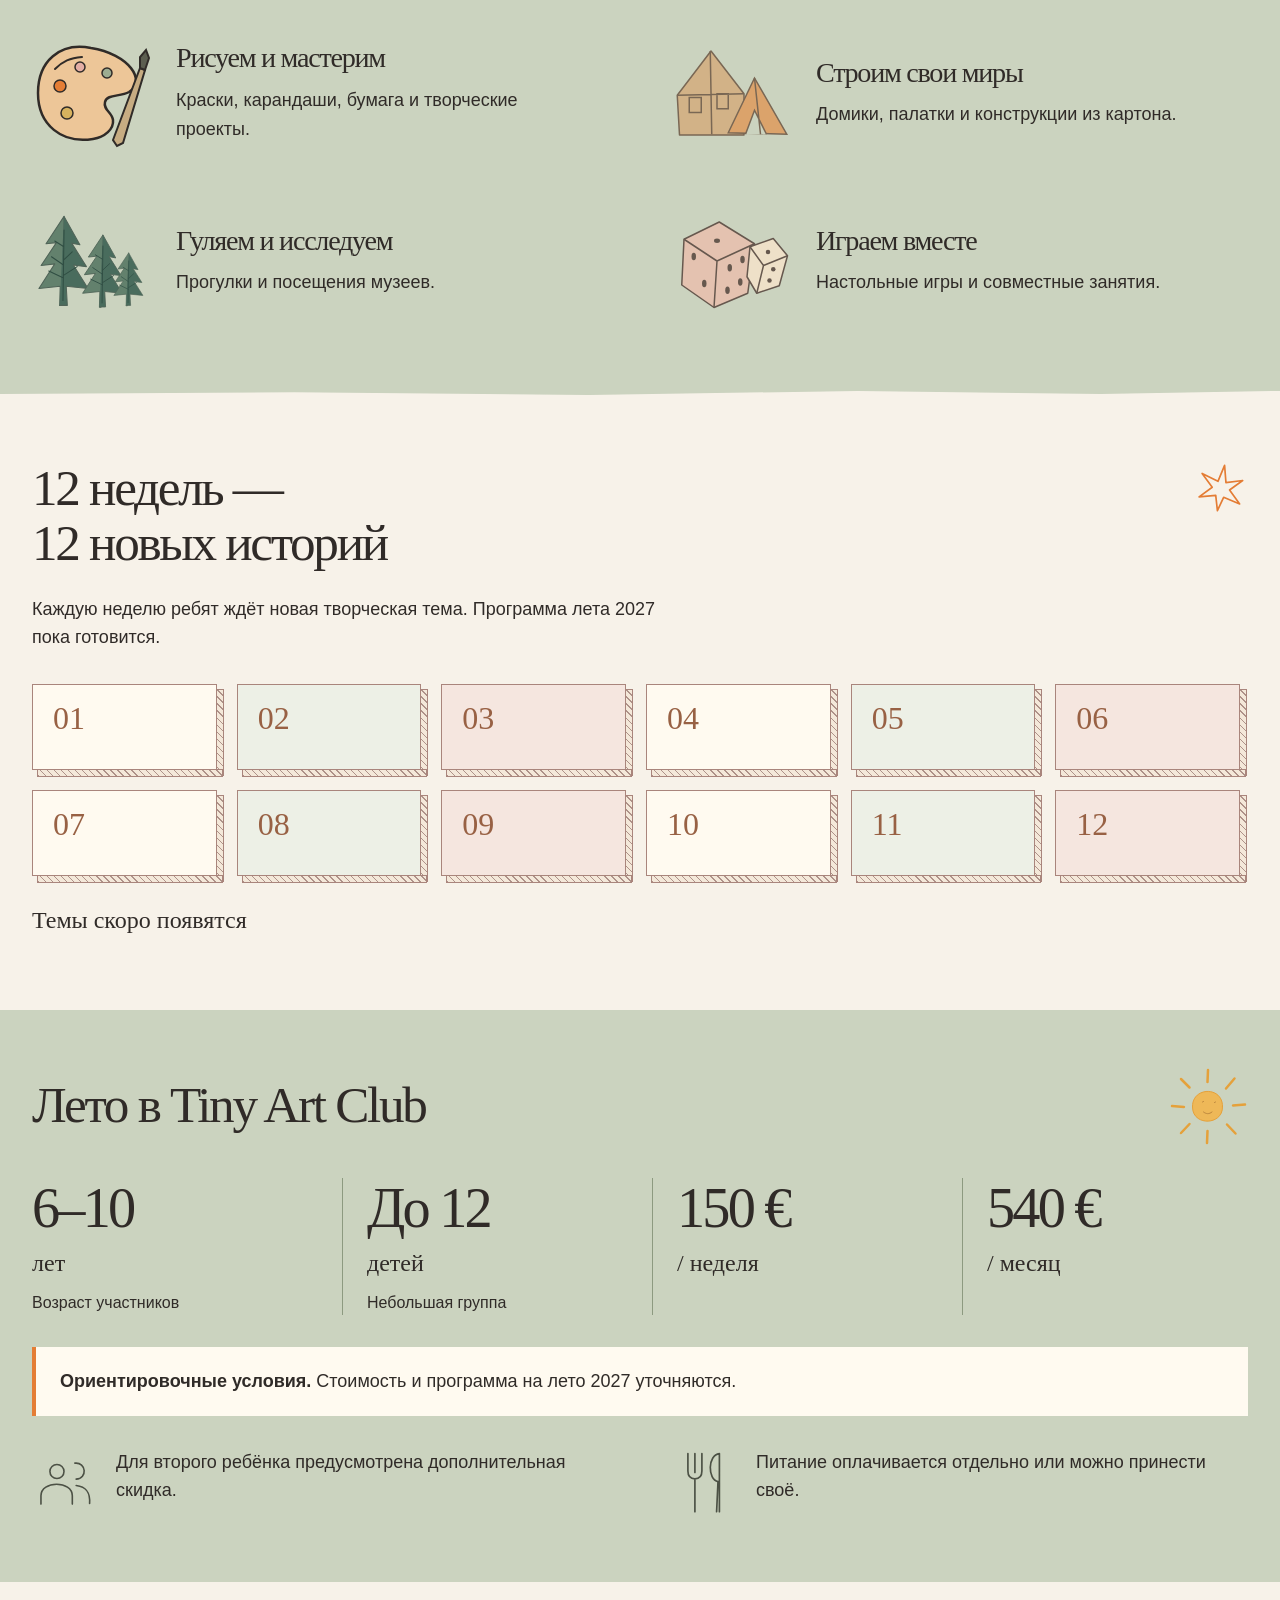
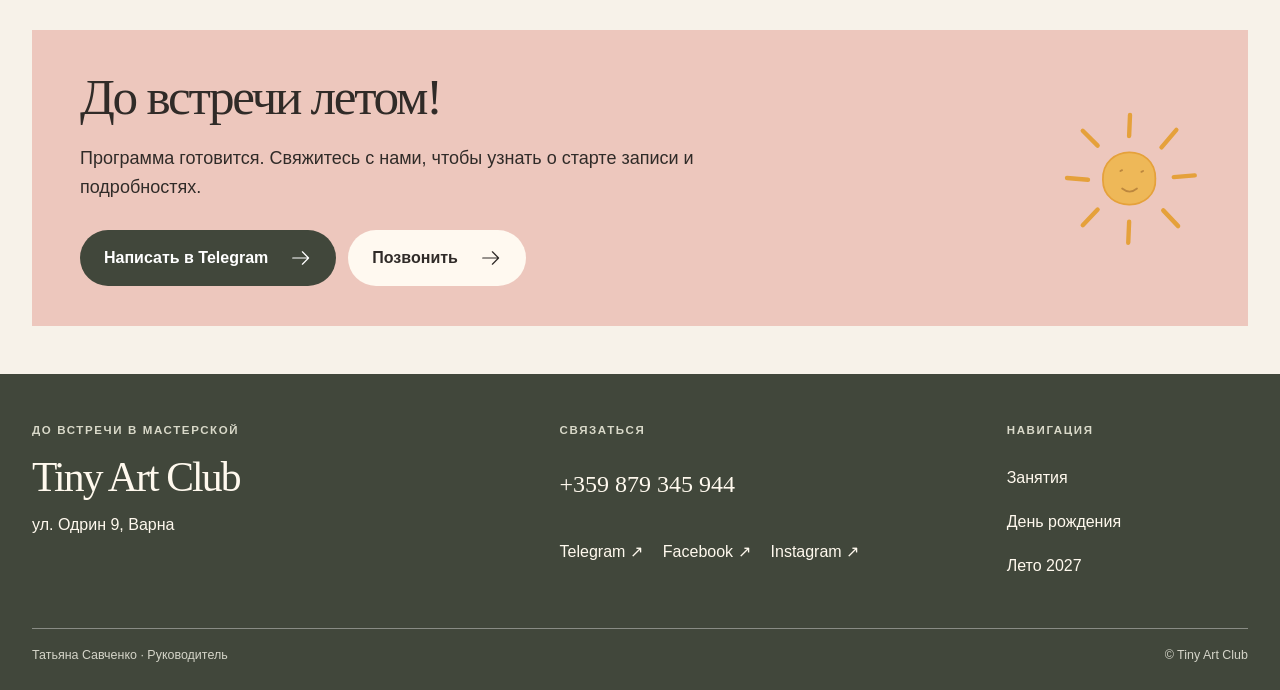
<file: summer-camp.html>
<!doctype html>
<html lang="ru">
<head>
  <meta charset="utf-8"><meta name="viewport" content="width=device-width, initial-scale=1"><meta name="robots" content="noindex, nofollow"><meta name="theme-color" content="#f7f2e9">
  <title>Лето 2027 в Tiny Art Club — творческий лагерь в Варне</title>
  <meta name="description" content="Городской творческий лагерь Tiny Art Club в Варне для детей 6–10 лет. 12 тематических недель, проекты, прогулки, игры и музеи. Программа лета 2027 готовится.">
  <meta property="og:type" content="website"><meta property="og:title" content="Лето 2027 в Tiny Art Club"><meta property="og:description" content="Творческий городской лагерь для детей в Варне.">
  <link rel="icon" href="assets/img/tiny-art-club-logo.png"><link rel="stylesheet" href="assets/site.css"><link rel="stylesheet" href="assets/summer-camp.css"><script src="assets/site.js" defer></script>
</head>
<body class="page-summer">
  <a class="skip-link" href="#main">К содержимому</a>
  <header class="site-header"><div class="wrap header-inner">
    <a class="brand brand-wordmark" href="index.html" aria-label="Tiny Art Club — на главную"><span>Tiny<br>Art Club</span></a>
    <button class="menu-toggle" type="button" aria-expanded="false" aria-controls="main-nav" aria-label="Открыть меню"><span></span><span></span><span></span></button>
    <nav id="main-nav" class="main-nav" aria-label="Главная навигация"><a href="index.html">Главная</a><a href="index.html#classes">Занятия</a><a href="birthday.html">День рождения</a><a href="summer-camp.html" aria-current="page">Лето 2027</a><a href="#contacts">Контакты</a></nav>
    <a class="header-contact" href="tel:+359879345944">Записаться <span aria-hidden="true">↗</span></a>
  </div></header>
  <main id="main">
    <section class="summer-hero wrap" aria-labelledby="summer-title">
      <div class="summer-hero-copy">
        <p class="summer-eyebrow"><span aria-hidden="true">/ /</span> Лето 2027</p>
        <h1 id="summer-title">Лето по уши<br><span class="summer-title-line"><em>в краске</em><svg aria-hidden="true"><use href="assets/camp/illustrations.svg#scribble"></use></svg></span></h1>
        <p class="summer-subtitle">Городской творческий лагерь Tiny Art Club в Варне для детей 6–10 лет.</p>
        <p class="summer-hero-hand">Рисуем. Строим.<br>Придумываем. Гуляем.</p>
        <ul class="summer-hero-facts"><li>До <strong>12 детей</strong> в группе</li><li><strong>12</strong> тематических недель</li></ul>
        <a class="button button-dark" href="https://t.me/tiny_ART_club" target="_blank" rel="noopener noreferrer">Узнать о старте записи <svg aria-hidden="true"><use href="assets/icons.svg#arrow"></use></svg></a>
        <p class="summer-status">Программа лета 2027 готовится</p>
      </div>
      <div class="summer-hero-media">
        <svg class="summer-town" aria-hidden="true"><use href="assets/camp/illustrations.svg#town"></use></svg>
        <figure class="summer-photo summer-photo-real summer-hero-photo"><img src="assets/img/camp/blanket-fort-1040.webp" srcset="assets/img/camp/blanket-fort-640.webp 640w, assets/img/camp/blanket-fort-1040.webp 1040w" sizes="(max-width:700px) 94vw, 440px" width="1040" height="740" alt="Домики из одеял и тканей в мастерской Tiny Art Club" loading="lazy" decoding="async"><span class="summer-photo-tape" aria-hidden="true"></span></figure>
      </div>
    </section>

    <section class="summer-story wrap" aria-labelledby="summer-story-title">
      <div class="summer-story-copy">
        <h2 id="summer-story-title">Каждый день —<br>новая история</h2>
        <p>Летом наша мастерская наполняется красками, карандашами, бумагой и картоном. Дети придумывают собственные проекты, строят домики и палатки, рисуют, мастерят, играют и проводят время вместе. А ещё мы гуляем и ходим в музеи.</p>
        <div class="summer-story-note"><svg aria-hidden="true"><use href="assets/icons.svg#house-art"></use></svg><p>Рисуем. Строим.<br>Придумываем. Гуляем.</p></div>
      </div>
      <figure class="summer-photo summer-photo-real"><img src="assets/img/camp/outdoor-painting-1040.webp" srcset="assets/img/camp/outdoor-painting-640.webp 640w, assets/img/camp/outdoor-painting-1040.webp 1040w" sizes="(max-width:700px) 94vw, 48vw" width="1040" height="764" alt="Дети рисуют красками на природе в летнем лагере Tiny Art Club" loading="lazy" decoding="async"><span class="summer-photo-tape" aria-hidden="true"></span></figure>
    </section>

    <section class="summer-activities" aria-labelledby="summer-activities-title"><div class="summer-activities-inner wrap">
      <h2 id="summer-activities-title">Лето, в котором всегда<br>что-то происходит</h2>
      <div class="summer-activity-grid"><article class="summer-activity"><svg aria-hidden="true"><use href="assets/icons.svg#palette-art"></use></svg><div><h3>Рисуем и мастерим</h3><p>Краски, карандаши, бумага и творческие проекты.</p></div></article>
<article class="summer-activity"><svg aria-hidden="true"><use href="assets/camp/illustrations.svg#build"></use></svg><div><h3>Строим свои миры</h3><p>Домики, палатки и конструкции из картона.</p></div></article>
<article class="summer-activity"><svg aria-hidden="true"><use href="assets/camp/illustrations.svg#trees"></use></svg><div><h3>Гуляем и исследуем</h3><p>Прогулки и посещения музеев.</p></div></article>
<article class="summer-activity"><svg aria-hidden="true"><use href="assets/camp/illustrations.svg#dice"></use></svg><div><h3>Играем вместе</h3><p>Настольные игры и совместные занятия.</p></div></article></div>
    </div></section>

    <section class="summer-weeks wrap" aria-labelledby="summer-weeks-title">
      <div class="summer-weeks-heading"><h2 id="summer-weeks-title">12 недель —<br>12 новых историй</h2><svg aria-hidden="true"><use href="assets/icons.svg#star"></use></svg></div>
      <p>Каждую неделю ребят ждёт новая творческая тема. Программа лета 2027 пока готовится.</p>
      <ol class="summer-week-list" aria-label="Двенадцать тематических недель"><li class="summer-week"><span class="summer-week-number"><span aria-label="Неделя 1">01</span></span></li>
<li class="summer-week"><span class="summer-week-number"><span aria-label="Неделя 2">02</span></span></li>
<li class="summer-week"><span class="summer-week-number"><span aria-label="Неделя 3">03</span></span></li>
<li class="summer-week"><span class="summer-week-number"><span aria-label="Неделя 4">04</span></span></li>
<li class="summer-week"><span class="summer-week-number"><span aria-label="Неделя 5">05</span></span></li>
<li class="summer-week"><span class="summer-week-number"><span aria-label="Неделя 6">06</span></span></li>
<li class="summer-week"><span class="summer-week-number"><span aria-label="Неделя 7">07</span></span></li>
<li class="summer-week"><span class="summer-week-number"><span aria-label="Неделя 8">08</span></span></li>
<li class="summer-week"><span class="summer-week-number"><span aria-label="Неделя 9">09</span></span></li>
<li class="summer-week"><span class="summer-week-number"><span aria-label="Неделя 10">10</span></span></li>
<li class="summer-week"><span class="summer-week-number"><span aria-label="Неделя 11">11</span></span></li>
<li class="summer-week"><span class="summer-week-number"><span aria-label="Неделя 12">12</span></span></li></ol>
      <p class="summer-weeks-note">Темы скоро появятся</p>
    </section>

    <section class="summer-terms" aria-labelledby="summer-terms-title"><div class="summer-terms-inner wrap">
      <div class="summer-terms-heading"><h2 id="summer-terms-title">Лето в Tiny Art Club</h2><svg aria-hidden="true"><use href="assets/camp/illustrations.svg#sun"></use></svg></div>
      <div class="summer-terms-facts">
        <div><strong>6–10</strong><span>лет</span><p>Возраст участников</p></div>
        <div><strong>До 12</strong><span>детей</span><p>Небольшая группа</p></div>
        <div><strong>150 €</strong><span>/ неделя</span></div>
        <div><strong>540 €</strong><span>/ месяц</span></div>
      </div>
      <p class="summer-terms-warning"><strong>Ориентировочные условия.</strong> Стоимость и программа на лето 2027 уточняются.</p>
      <div class="summer-terms-details">
        <div class="summer-terms-detail"><svg aria-hidden="true"><use href="assets/camp/illustrations.svg#group"></use></svg><p>Для второго ребёнка предусмотрена дополнительная скидка.</p></div>
        <div class="summer-terms-detail"><svg aria-hidden="true"><use href="assets/camp/illustrations.svg#food"></use></svg><p>Питание оплачивается отдельно или можно принести своё.</p></div>
      </div>
    </div></section>

    <section id="camp-contact" class="summer-contact wrap" aria-labelledby="summer-contact-title">
      <div class="summer-contact-copy"><h2 id="summer-contact-title">До встречи летом!</h2>
        <p>Программа готовится. Свяжитесь с нами, чтобы узнать о старте записи и подробностях.</p>
        <div class="actions"><a class="button button-dark" href="https://t.me/tiny_ART_club" target="_blank" rel="noopener noreferrer">Написать в Telegram <svg aria-hidden="true"><use href="assets/icons.svg#arrow"></use></svg></a><a class="button button-light" href="tel:+359879345944">Позвонить <svg aria-hidden="true"><use href="assets/icons.svg#arrow"></use></svg></a></div>
      </div>
      <svg aria-hidden="true"><use href="assets/camp/illustrations.svg#sun"></use></svg>
    </section>
  </main>
  <footer id="contacts" class="site-footer"><div class="wrap footer-grid"><div><p class="footer-kicker">До встречи в мастерской</p><h2>Tiny Art Club</h2><p>ул. Одрин 9, Варна</p></div><div><p class="footer-label">Связаться</p><a class="footer-phone" href="tel:+359879345944">+359 879 345 944</a><div class="footer-messengers"><a href="https://t.me/tiny_ART_club" target="_blank" rel="noopener noreferrer">Telegram ↗</a><a href="https://www.facebook.com/tiny.art.club/" target="_blank" rel="noopener noreferrer">Facebook ↗</a><a href="https://www.instagram.com/tiny.art.club/" target="_blank" rel="noopener noreferrer">Instagram ↗</a></div></div><div><p class="footer-label">Навигация</p><a href="index.html#classes">Занятия</a><a href="birthday.html">День рождения</a><a href="summer-camp.html">Лето 2027</a></div></div><div class="wrap footer-bottom"><span>Татьяна Савченко · Руководитель</span><span>© Tiny Art Club</span></div></footer>
</body>
</html>
</file>
<file: assets/site.css>
:root{--content-width:1220px;--page-gutter:32px;--layout-gap:24px;--paper:#f7f2e9;--ink:#302b28;--muted:#645d56;--pink:#e4aea5;--sage:#cbd3bf;--ochre:#dcb76e;--orange:#e47d35;--cream:#fffaf0;--line:#bfb4a6;--serif:Georgia,'Times New Roman',serif;--hand:'Segoe Print','Bradley Hand','Comic Sans MS',cursive}
*{box-sizing:border-box}html{scroll-behavior:smooth;scroll-padding-top:100px}body{margin:0;background:var(--paper);color:var(--ink);font-family:Arial,Helvetica,sans-serif;font-size:16px;line-height:1.5}body:before{content:'';position:fixed;inset:0;z-index:100;pointer-events:none;opacity:.14;background-image:url("data:image/svg+xml,%3Csvg viewBox='0 0 180 180' xmlns='http://www.w3.org/2000/svg'%3E%3Cfilter id='n'%3E%3CfeTurbulence type='fractalNoise' baseFrequency='.85' numOctaves='3' stitchTiles='stitch'/%3E%3C/filter%3E%3Crect width='100%25' height='100%25' filter='url(%23n)' opacity='.22'/%3E%3C/svg%3E")}img,svg{display:block;max-width:100%}a{color:inherit;text-decoration:none}button{font:inherit}h1,h2,h3,p,figure{margin:0}h1,h2,h3{font-family:var(--serif);font-weight:400;line-height:1.03;letter-spacing:-.045em}h1{font-size:clamp(3.65rem,5.7vw,6.7rem)}h2{font-size:clamp(3rem,4.7vw,5.5rem)}h3{font-size:clamp(1.45rem,2.1vw,2.2rem)}em{font-weight:400}h1 em,h2 em{font-style:italic}.wrap{width:min(calc(100% - 2 * var(--page-gutter)),var(--content-width));margin-inline:auto}.section-space{padding-block:112px}.section-index,.tiny-kicker,.footer-kicker,.footer-label{text-transform:uppercase;letter-spacing:.14em;font-size:.72rem;font-weight:700}.section-index{margin-bottom:22px;color:var(--ink)}.lead{font-family:var(--serif);font-size:clamp(1.2rem,1.7vw,1.65rem);line-height:1.46}.hand-note{font-family:var(--hand);font-size:1.45rem;line-height:1.55}.section-top{margin-bottom:48px}.section-top h2{max-width:800px}.skip-link{position:absolute;top:-100px;left:12px;z-index:300;padding:12px;background:var(--ink);color:white}.skip-link:focus{top:10px}:focus-visible{outline:3px solid var(--orange);outline-offset:4px}
.site-header{position:relative;z-index:50;background:#fffbf4e8;border-bottom:1px solid #dfd6c7}.header-inner{height:91px;display:grid;grid-template-columns:100px 1fr auto;align-items:center;gap:24px}.brand{width:77px}.brand img{width:100%;height:auto}.main-nav{display:flex;align-items:center;justify-content:center;gap:clamp(15px,2.2vw,32px)}.main-nav a{display:flex;align-items:center;min-height:44px;font-size:.69rem;text-transform:uppercase;letter-spacing:.07em;white-space:nowrap;border-bottom:2px solid transparent;padding:9px 0}.main-nav a:hover,.main-nav a[aria-current]{border-color:var(--orange)}.header-contact,.button{display:inline-flex;align-items:center;justify-content:space-between;gap:22px;border-radius:100px;transition:transform .2s,background .2s,box-shadow .2s}.header-contact{min-height:44px;padding:11px 19px;background:#44483d;color:white;font-size:.72rem}.header-contact:hover,.button:hover{transform:translateY(-3px);box-shadow:0 8px 20px #302b2826}.menu-toggle{display:none}.button{min-height:52px;padding:12px 22px;font-size:.78rem;font-weight:700}.button svg{width:22px;height:22px}.button-dark{background:#41473b;color:white}.button-light{background:#fff9f0;color:var(--ink)}.actions{display:flex;flex-wrap:wrap;gap:12px}
.torn-section{position:relative;}.photo-slot{position:relative;padding:9px 9px 0;background:var(--cream);box-shadow:0 16px 27px #4b40362c,0 2px 3px #4b40361b}.photo-slot .slot-face{min-height:240px;display:flex;flex-direction:column;justify-content:center;align-items:center;text-align:center;gap:5px;padding:20px;border:1px solid #d0bfae;background:radial-gradient(circle at 16% 18%,#f3dcca 0 9%,transparent 10%),radial-gradient(circle at 83% 76%,#dae2cf 0 12%,transparent 13%),linear-gradient(145deg,#e9d8c8,#f8ebdb 55%,#d9d5c7);color:#675c52}.photo-slot .slot-face:before,.photo-slot .slot-face:after{content:'✳';position:absolute;font-size:1.2rem;color:#a9917b}.photo-slot .slot-face:before{top:25px;left:24px}.photo-slot .slot-face:after{bottom:42px;right:23px}.slot-face svg{width:98px;height:98px;margin-bottom:9px;filter:drop-shadow(3px 5px 0 #ffffff88)}.slot-face span{font-family:var(--serif);font-size:1.25rem;line-height:1.15}.slot-face small{font-size:.63rem;text-transform:uppercase;letter-spacing:.1em}.photo-slot figcaption{padding:12px 8px 14px;font-family:var(--hand);font-size:.9rem;line-height:1.3;text-align:center}.tape{display:block;width:95px;height:29px;background:#d9c7aaac;clip-path:polygon(0 8%,100% 0,96% 100%,3% 91%);box-shadow:1px 2px 3px #0002}.drawn-mark{position:absolute}.paper-scrap{position:absolute;clip-path:polygon(4% 4%,35% 0,55% 7%,83% 0,99% 9%,95% 84%,88% 100%,61% 95%,32% 100%,0 91%)}.status-note{display:inline-block;background:#efe4d4;padding:9px 14px;font-size:.8rem;font-weight:700}
.home-hero{position:relative;min-height:690px;display:grid;grid-template-columns:.93fr 1.07fr;align-items:center;gap:3%;padding-block:66px 94px}.hero-copy{position:relative;z-index:3;padding-left:3%}.tiny-kicker{display:block;margin-bottom:25px;color:var(--muted)}.hero-copy h1{max-width:620px}.hero-copy h1 em{color:#a97968;white-space:nowrap}.hero-verb{margin:18px 0 29px 5%;color:#64584e;transform:rotate(-4deg)}.hero-stage{position:relative;height:555px}.hero-slot{position:absolute;top:24px;right:0;width:79%;transform:rotate(2deg)}.hero-slot .slot-face{height:400px;background:radial-gradient(circle at 78% 15%,#edd4bd 0 18%,transparent 19%),linear-gradient(130deg,#e8dbc7,#f8e9d8 57%,#cdd6c4)}.hero-small-slot{position:absolute;z-index:3;width:33%;left:1%;bottom:8px;transform:rotate(-8deg)}.hero-small-slot .slot-face{min-height:155px;padding:8px}.hero-small-slot svg{width:56px;height:56px}.hero-small-slot .slot-face span{font-size:.95rem}.hero-small-slot .slot-face small{font-size:.52rem}.scrap-ochre{width:160px;height:132px;top:0;left:1%;background:#e0b96f;transform:rotate(-13deg)}.scrap-pink{width:130px;height:135px;right:-2%;top:0;background:#dca69d;transform:rotate(12deg)}.hero-house{width:96px;height:96px;top:8px;left:10%;transform:rotate(-13deg)}.hero-crosses{width:85px;height:85px;right:-17px;bottom:42px}.hero-star{width:68px;height:68px;right:7%;bottom:-30px;color:#be895e}.tape-hero{position:absolute;z-index:4;top:16px;right:32%;transform:rotate(13deg)}.hero-pencil{position:absolute;bottom:12px;left:18%;width:130px;height:70px;transform:rotate(-8deg)}
.intro-section{padding:88px 0 102px;background:#e9ddd0}.intro-layout{display:grid;grid-template-columns:.45fr 1.5fr .1fr;align-items:center;gap:5%}.intro-mark{position:relative;min-height:170px}.intro-mark svg{width:142px;height:130px;transform:rotate(-13deg)}.intro-mark span{position:absolute;top:100px;left:70px;transform:rotate(-11deg);white-space:nowrap}.intro-section h2{margin-bottom:25px}.intro-section .lead{max-width:810px}.intro-star{width:80px;height:80px;align-self:start;margin-top:25px;color:#b68a6c}
.activities-section{position:relative}.activity-row{display:grid;grid-template-columns:repeat(4,1fr);gap:14px}.activity{position:relative;padding:0 20px 10px 8px;min-width:0}.activity-art{width:100%;height:205px;display:grid;place-items:center;margin-bottom:22px;clip-path:polygon(4% 7%,30% 1%,58% 7%,91% 0,98% 25%,94% 91%,69% 100%,30% 94%,2% 100%,0 63%)}.activity-art svg{width:145px;height:145px;transition:transform .3s}.activity:hover svg{transform:rotate(-7deg) scale(1.08)}.activity-paint .activity-art{background:#f2d1ad}.activity-paper .activity-art{background:#e9bcb6}.activity-house .activity-art{background:#cbd5bd}.activity-craft .activity-art{background:#e9d49d}.activity h3{margin-bottom:10px}.activity p{max-width:225px;color:var(--muted);font-size:.86rem}.activity-scribble{position:absolute;width:135px;height:70px;bottom:14px;right:2%}
.method-section{background:#d8d3bd;padding:95px 0 90px}.method-layout{display:grid;grid-template-columns:.83fr 1.17fr;gap:7%;align-items:start}.method-copy{padding-top:35px}.method-copy h2{margin-bottom:26px}.method-copy .lead{max-width:465px}.method-board{position:relative;height:500px}.method-source{position:absolute;left:0;top:50px;width:47%;transform:rotate(-7deg)}.method-result{position:absolute;right:0;top:0;width:47%;transform:rotate(6deg)}.method-source .slot-face,.method-result .slot-face{height:360px}.method-result .slot-face{background:radial-gradient(circle at 40% 72%,#e2b48d 0 22%,transparent 23%),linear-gradient(110deg,#d3dccc,#f2e9d5,#dbbdb4)}.method-tape{position:absolute;z-index:4;left:55%;top:-8px;transform:rotate(15deg)}.board-arrow{position:absolute;z-index:4;left:42%;top:31%;width:95px;height:80px;transform:rotate(-28deg)}.method-steps{grid-column:1/-1;display:flex;justify-content:space-between;gap:13px;margin:8px 0 0;padding:19px 0 0;border-top:1px dashed #736d60;list-style:none;font-family:var(--hand);font-size:1.12rem}.method-steps li{display:flex;gap:7px;align-items:center}.method-steps span{font-family:Arial,sans-serif;font-size:.68rem;color:#7e7061}
.schedule-section{background:#f1e7db}.schedule-heading{display:flex;justify-content:space-between;align-items:end;gap:20px;margin-bottom:45px}.schedule-heading .hand-note{position:relative;padding-right:65px;transform:rotate(-7deg)}.schedule-heading .hand-note svg{position:absolute;width:72px;height:65px;right:0;top:28px;transform:rotate(60deg)}.schedule-grid{display:grid;grid-template-columns:repeat(4,1fr);gap:25px 28px;padding-right:13px}.schedule-day h3{text-align:center;text-transform:uppercase;font-size:1.43rem;letter-spacing:.04em;margin-bottom:15px}.schedule-card{position:relative;min-height:190px;display:flex;flex-direction:column;justify-content:center;gap:8px;padding:20px;background:var(--cream);border:2px solid #9c7a72;box-shadow:8px 8px 0 #e5d0c5,11px 11px 0 #9c7a72;transform:rotate(-2deg)}.schedule-card:before{content:'';position:absolute;top:0;right:-8px;width:7px;height:100%;background:repeating-linear-gradient(45deg,#a77e77 0 2px,#f7e7df 2px 7px)}.schedule-card:after{content:'';position:absolute;bottom:-8px;left:0;width:100%;height:7px;background:repeating-linear-gradient(45deg,#a77e77 0 2px,#f7e7df 2px 7px)}.schedule-card p{font-family:var(--hand);font-size:1.05rem;line-height:1.5}.schedule-card time{display:block;font-family:var(--serif);font-size:1.38rem;line-height:1.2}.schedule-card small{font-family:Arial,sans-serif;font-size:.7rem}.day-wednesday .schedule-card{transform:rotate(2deg)}.day-thursday .schedule-card{transform:rotate(-1deg)}.day-friday .schedule-card{transform:rotate(2deg)}.day-saturday{grid-column:1/-1;margin-top:20px}.day-saturday h3{font-size:2rem}.saturday-card{min-height:154px;display:grid;grid-template-columns:repeat(4,1fr);align-items:center;gap:15px;transform:rotate(-1deg)}.saturday-card p{padding-inline:15px;border-right:1px dashed #ad958c}.saturday-card p:last-child{border:0}.schedule-foot{display:flex;justify-content:space-between;align-items:center;gap:40px;margin-top:48px}.schedule-foot>.hand-note{max-width:500px;font-size:1.13rem;transform:rotate(-3deg)}.price-scrap{display:flex;align-items:baseline;flex-wrap:wrap;gap:7px 15px;max-width:530px;padding:19px 26px;background:#e4aea5;clip-path:polygon(1% 4%,25% 0,51% 3%,77% 0,100% 4%,99% 96%,73% 100%,48% 97%,23% 100%,0 96%)}.price-scrap span{width:100%;font-size:.64rem;text-transform:uppercase;letter-spacing:.12em}.price-scrap span:not(:first-child){margin-top:8px}.price-scrap strong{font-family:var(--serif);font-size:1.7rem;font-weight:400}.price-scrap strong small{font-size:.55em}
.gallery-section{padding-bottom:135px}.studio-wall{position:relative;min-height:650px}.wall-paint{position:absolute;inset:8% 4% 8% 2%;background:#e2d5c4;clip-path:polygon(3% 10%,20% 1%,40% 6%,61% 0,92% 5%,99% 21%,96% 53%,100% 86%,78% 98%,47% 93%,19% 100%,0 82%,4% 48%)}.studio-wall .photo-slot{position:absolute}.gallery-work-one{top:20px;left:3%;width:31%;transform:rotate(-6deg)}.gallery-work-one .slot-face{height:440px}.gallery-work-two{top:82px;left:36%;width:38%;transform:rotate(4deg)}.gallery-work-two .slot-face{height:350px}.gallery-work-three{top:190px;right:1%;width:25%;transform:rotate(-5deg)}.gallery-work-three .slot-face{height:270px}.wall-arrow{position:absolute;width:85px;height:70px;bottom:13px;right:24%;transform:rotate(85deg)}.wall-note{position:absolute;bottom:18px;right:4%;transform:rotate(-8deg);font-size:1.15rem}
.tatiana-section{background:#e9ddd0;padding:80px 0}.tatiana-layout{display:grid;grid-template-columns:.7fr 1.3fr;gap:10%;align-items:center}.portrait-slot{width:min(100%,390px);transform:rotate(-4deg)}.portrait-slot .slot-face{height:425px;background:linear-gradient(130deg,#d9c6b6,#e9e4d2 63%,#c7d0be)}.tatiana-copy h2{margin-bottom:25px}.tatiana-copy p:not(.section-index){font-family:var(--hand);font-size:1.4rem}.tatiana-copy svg{width:90px;height:90px;margin:35px 0 0 55%;transform:rotate(16deg)}
.birthday-teaser-paper{display:grid;grid-template-columns:.9fr 1.1fr;min-height:445px;background:#dfa9a1;clip-path:polygon(0 1%,17% 0,42% 1.5%,67% .5%,100% 1.4%,99% 98%,75% 99.5%,50% 98%,25% 100%,0 98%)}.birthday-teaser-art{position:relative;padding:45px 10px 30px 45px}.teaser-party-slot{width:90%;transform:rotate(-4deg)}.teaser-party-slot .slot-face{height:320px}.teaser-crown{position:absolute;width:88px;height:67px;left:1%;top:14px;transform:rotate(-17deg)}.teaser-star{position:absolute;width:75px;height:75px;right:2%;bottom:20px}.birthday-teaser-copy{align-self:center;padding:48px 8% 48px 3%}.birthday-teaser-copy h2{font-size:clamp(2.75rem,4.2vw,5rem);margin-bottom:22px}.birthday-teaser-copy p:not(.section-index){max-width:420px;margin-bottom:22px}.camp-teaser{background:#cbd3bf}.camp-teaser-layout{display:grid;grid-template-columns:.9fr 1.1fr;align-items:center;gap:4%;min-height:580px;padding-block:70px}.camp-teaser-copy h2{margin-bottom:24px}.camp-teaser-copy>p:not(.section-index){max-width:460px;margin-bottom:14px}.camp-facts{font-family:var(--serif);font-size:1.25rem}.camp-teaser-copy .button{margin-top:12px}
.cardboard-scene{position:relative;height:450px;overflow:hidden;background:#e5d4b7;box-shadow:inset 0 0 0 8px #f8eeda}.scene-paper{position:absolute;left:-5%;right:-5%;bottom:-7%;height:55%;background:#afbca2;clip-path:polygon(0 51%,16% 33%,31% 42%,50% 21%,67% 46%,84% 23%,100% 42%,100% 100%,0 100%)}.scene-sun{position:absolute;right:12%;top:13%;width:120px;height:120px;color:#c7823c}.cut-house{position:absolute;bottom:20%;width:130px;height:125px;background:#e4aaa0;border:2px solid #65594c;box-shadow:8px 9px 0 #0002}.cut-house:before{content:'';position:absolute;left:-9px;top:-58px;width:145px;height:58px;background:#b27d5e;clip-path:polygon(0 100%,50% 0,100% 100%)}.cut-house i{position:absolute;left:38%;bottom:0;width:30px;height:60px;border:2px solid #65594c;background:#e8d4af}.scene-house-one{left:16%;transform:rotate(-8deg)}.scene-house-two{left:43%;bottom:15%;transform:rotate(9deg) scale(.82);background:#ddbd80}.scene-tent{position:absolute;right:7%;bottom:8%;width:155px;height:145px;transform:rotate(9deg)}.scene-paint{position:absolute;border-radius:50%;background:var(--orange)}.paint-one{width:18px;height:28px;top:30%;left:9%;transform:rotate(33deg)}.paint-two{width:13px;height:14px;right:26%;bottom:8%}.scene-tape{position:absolute;top:9px;left:43%;transform:rotate(-8deg)}.scene-caption{position:absolute;left:7%;bottom:7%;transform:rotate(-14deg)}
.site-footer{background:#41473b;color:#fff9ee;padding:75px 0 25px}.footer-grid{display:grid;grid-template-columns:1.2fr 1fr .6fr;gap:45px}.footer-kicker,.footer-label{color:#d9d9c9;margin-bottom:17px}.site-footer h2{font-size:3.2rem;margin-bottom:14px}.footer-phone{font-family:var(--serif);font-size:1.5rem}.footer-grid a{display:flex;align-items:center;min-height:44px;width:max-content;padding:10px 0}.footer-grid a:hover{text-decoration:underline}.footer-messengers{display:flex;flex-wrap:wrap;gap:12px 20px;margin-top:18px}.footer-bottom{display:flex;justify-content:space-between;gap:20px;margin-top:60px;padding-top:17px;border-top:1px solid #ffffff60;color:#d5d5c9;font-size:.78rem}
@media(max-width:1100px){:root{--page-gutter:24px}.header-inner{grid-template-columns:76px 1fr auto;gap:12px}.main-nav{gap:14px}.main-nav a{font-size:.62rem}.home-hero{min-height:620px}.hero-slot .slot-face{height:350px}.hero-stage{height:495px}.schedule-grid{grid-template-columns:repeat(2,1fr)}.day-saturday{grid-column:1/-1}.studio-wall{min-height:590px}}
@media(max-width:960px){.site-header{position:relative}.header-inner{height:82px;grid-template-columns:1fr auto auto}.brand{width:68px}.menu-toggle{display:flex;flex-direction:column;justify-content:center;gap:6px;order:3;width:44px;height:44px;padding:8px;border:1px solid var(--ink);background:none;cursor:pointer}.menu-toggle span{height:2px;background:var(--ink)}.main-nav{display:none;position:absolute;left:0;right:0;top:100%;z-index:50;flex-direction:column;align-items:stretch;gap:0;padding:12px 25px 25px;background:#fff9f0;box-shadow:0 15px 24px #302b2825}.main-nav.is-open{display:flex}.main-nav a{padding:13px 0;font-size:.76rem;border-bottom:1px solid var(--line)}.home-hero{grid-template-columns:1fr 1fr;gap:2%}.hero-copy h1{font-size:clamp(3.3rem,6vw,5rem)}.hero-slot{width:90%}.hero-small-slot{width:38%}.activity-art{height:155px}.activity-art svg{width:115px;height:115px}.method-board{height:430px}.method-source .slot-face,.method-result .slot-face{height:300px}.method-steps{flex-wrap:wrap;justify-content:start;gap:15px 30px}.birthday-teaser-paper{grid-template-columns:1fr 1fr}.gallery-work-one .slot-face{height:350px}.gallery-work-two .slot-face{height:285px}.gallery-work-three .slot-face{height:225px}.studio-wall{min-height:510px}}
@media(max-width:700px){:root{--page-gutter:20px}html{scroll-padding-top:80px}.section-space{padding-block:78px}.home-hero{display:flex;flex-direction:column;align-items:stretch;padding-block:45px 90px}.hero-copy{padding:0}.hero-copy h1{font-size:clamp(3.3rem,10vw,5.4rem)}.hero-stage{height:470px;margin-top:30px}.hero-slot{width:78%;right:3%;top:25px}.hero-slot .slot-face{height:330px}.hero-small-slot{width:34%;left:2%}.hero-pencil{display:none}.intro-section{padding:78px 0}.intro-layout{grid-template-columns:1fr}.intro-mark{min-height:125px}.intro-mark svg{width:115px;height:105px}.intro-mark span{top:69px;left:78px;font-size:1.1rem}.intro-star{display:none}.intro-section h2{margin-top:12px}.activity-row{grid-template-columns:repeat(2,1fr);gap:35px 15px}.activity{padding:0}.activity-art{height:160px}.activity-art svg{width:115px;height:115px}.activity h3{font-size:1.45rem}.method-section{padding:75px 0}.method-layout{display:block}.method-copy{padding:0}.method-board{height:450px;margin-top:35px}.method-source .slot-face,.method-result .slot-face{height:300px}.method-steps{margin-top:5px}.schedule-heading{display:block}.schedule-heading .hand-note{display:block;width:max-content;margin:28px 0 0 auto;font-size:1.12rem}.schedule-grid{grid-template-columns:1fr;gap:28px}.schedule-day h3{text-align:left;padding-left:17px}.day-saturday{grid-column:auto}.saturday-card{grid-template-columns:1fr 1fr}.saturday-card p:nth-child(2){border:0}.schedule-foot{display:block}.schedule-foot>.hand-note{margin-bottom:22px}.studio-wall{display:flex;flex-wrap:wrap;align-items:start;gap:22px;min-height:0;padding:25px 0 70px}.studio-wall .photo-slot{position:relative;top:auto;left:auto;right:auto;width:calc(50% - 11px)}.studio-wall .gallery-work-one{width:58%}.studio-wall .gallery-work-two{width:calc(42% - 22px);margin-top:60px}.studio-wall .gallery-work-three{width:52%;margin-left:auto;margin-top:-30px}.gallery-work-one .slot-face{height:300px}.gallery-work-two .slot-face{height:230px}.gallery-work-three .slot-face{height:230px}.wall-note{bottom:0;right:0}.wall-arrow{bottom:0;right:45%}.tatiana-layout{grid-template-columns:1fr;gap:35px}.tatiana-copy{grid-row:1}.tatiana-copy svg{display:none}.portrait-slot{width:min(75%,400px);margin-left:10%}.birthday-teaser-paper{display:flex;flex-direction:column}.birthday-teaser-art{padding:32px 20px 0}.teaser-party-slot{width:79%;margin:auto}.teaser-party-slot .slot-face{height:285px}.birthday-teaser-copy{padding:35px 8% 58px}.camp-teaser-layout{grid-template-columns:1fr;gap:35px}.cardboard-scene{height:360px}.footer-grid{grid-template-columns:1fr 1fr;gap:30px}.footer-grid>div:first-child{grid-column:1/-1}}
@media(max-width:430px){.header-contact{display:none}.header-inner{grid-template-columns:1fr auto}.hero-copy h1{font-size:clamp(2.8rem,11vw,3.8rem)}.hero-copy h1 em{white-space:normal}.hero-verb{font-size:1.23rem}.actions{gap:8px}.button{padding:10px 14px;font-size:.7rem;gap:9px}.hero-stage{height:360px}.hero-slot{width:85%;right:0}.hero-slot .slot-face{height:260px}.hero-small-slot{width:40%;bottom:0}.hero-small-slot .slot-face{min-height:115px}.hero-small-slot svg{width:42px;height:42px}.hero-small-slot .slot-face span{font-size:.8rem}.hero-small-slot .slot-face small{display:none}.scrap-ochre{width:115px;height:90px}.scrap-pink{width:86px;height:85px}.hero-house{width:65px;height:65px}.activity-art{height:122px}.activity-art svg{width:95px;height:95px}.activity h3{font-size:1.2rem}.activity p{font-size:.78rem}.method-board{height:310px}.method-source .slot-face,.method-result .slot-face{height:190px}.method-board .slot-face svg{width:55px;height:55px}.method-board .slot-face span{font-size:.9rem}.method-board .slot-face small{font-size:.5rem}.method-board figcaption{font-size:.72rem}.board-arrow{width:55px;left:40%}.saturday-card{grid-template-columns:1fr}.saturday-card p{border-right:0;border-bottom:1px dashed #ad958c;padding:6px 0}.saturday-card p:last-child{border:0}.schedule-foot .price-scrap{padding:17px}.studio-wall{display:block}.studio-wall .photo-slot{width:83%;margin:0 auto 35px}.studio-wall .gallery-work-two{margin-left:auto}.studio-wall .gallery-work-three{margin-top:0}.gallery-work-one .slot-face,.gallery-work-two .slot-face,.gallery-work-three .slot-face{height:240px}.wall-note,.wall-arrow{display:none}.portrait-slot{width:84%}.portrait-slot .slot-face{height:340px}.teaser-party-slot .slot-face{height:230px}.cardboard-scene{height:290px}.scene-sun{width:80px;height:80px}.cut-house{transform:scale(.72)}.scene-house-one{left:5%;transform:rotate(-8deg) scale(.7)}.scene-house-two{left:36%;transform:rotate(9deg) scale(.62)}.scene-tent{right:0;width:120px;height:110px}.footer-grid{grid-template-columns:1fr}.footer-grid>div:first-child{grid-column:auto}.footer-bottom{display:block}.footer-bottom span{display:block;margin-bottom:7px}}
@media(prefers-reduced-motion:reduce){html{scroll-behavior:auto}*,*:before,*:after{animation-duration:.01ms!important;transition-duration:.01ms!important}}
/* Birthday: photograph spaces, illustrated themes, pink cut paper */
.birthday-hero{display:grid;grid-template-columns:minmax(0,1fr) minmax(0,.88fr);gap:var(--layout-gap);min-height:600px;align-items:stretch;padding-block:55px 90px}.birthday-hero-stage{position:relative;min-width:0;min-height:470px}.birthday-hero-scrap{position:absolute;left:4%;top:0;width:80%;height:94%;background:#e9d8c6;clip-path:polygon(3% 3%,34% 0,61% 4%,97% 0,100% 94%,69% 100%,34% 96%,0 100%);transform:rotate(-3deg)}.birthday-main-slot{position:absolute;inset:0;width:100%;display:flex;flex-direction:column}.birthday-main-slot .slot-face{height:auto;flex:1;background:radial-gradient(circle at 20% 80%,#eabeb8 0 19%,transparent 20%),linear-gradient(125deg,#e6ddcc,#faebd9 52%,#d5d6c3)}.birthday-tape{position:absolute;top:20px;left:37%;transform:rotate(-12deg)}.birthday-stage-star{position:absolute;width:64px;height:64px;right:12px;top:16px;color:#c78b57}.birthday-hero-paper{position:relative;min-width:0;min-height:470px;padding:48px;background:#e9d8c6;}.birthday-hero-paper h1{font-size:clamp(3.8rem,5vw,6.5rem);margin-bottom:16px}.birthday-hero-paper h1 em{color:#a26e64}.birthday-hero-paper .hand-note{margin:0 0 20px 8%;transform:rotate(-5deg)}.birthday-paper-crown{position:absolute;right:8%;top:32px;width:100px;height:80px;transform:rotate(14deg)}.birthday-intro{padding-top:45px}.birthday-intro .lead{max-width:770px;margin-top:22px}.birthday-facts{display:grid;grid-template-columns:repeat(4,1fr);gap:18px;margin-top:55px}.birthday-facts>div{text-align:center}.birthday-facts svg{width:88px;height:88px;margin:0 auto 16px}.birthday-facts strong,.birthday-facts span{display:block}.birthday-facts strong{font-family:var(--serif);font-weight:400;font-size:1.25rem}.birthday-facts span{font-size:.8rem;color:var(--muted)}.themes-section{background:#e9ddd0}.themes-section .section-top{max-width:800px}.themes-section .section-top p:last-child{margin-top:20px;color:var(--muted)}.theme-worlds{display:grid;grid-template-columns:repeat(2,minmax(0,1fr));gap:48px var(--layout-gap)}.theme-world{min-width:0}.world-art{position:relative;padding:24px;min-height:360px;}.world-hogwarts .world-art{background:#d9bd8b}.world-detective .world-art{background:#c5c7af}.world-mermaid .world-art{background:#c6d5d1}.world-wednesday .world-art{background:#c8c3c4}.world-slot{position:relative;z-index:2;width:100%}.world-slot .slot-face{height:275px}.world-icon{position:absolute;width:125px;height:125px;right:1%;bottom:2%;z-index:3;transform:rotate(10deg)}.world-detective .world-icon,.world-wednesday .world-icon{right:auto;left:2%;transform:rotate(-14deg)}.world-spark{position:absolute;width:60px;height:60px;right:5%;top:3%}.world-copy{display:grid;grid-template-columns:55px 1fr;gap:0 15px;margin-top:20px}.world-copy span{grid-row:1/3;max-width:50px;padding-top:7px;border-top:1px solid var(--ink);font-size:.65rem;line-height:1.5;text-transform:uppercase}.world-copy h3{font-size:2.3rem}.world-copy p{grid-column:2;color:var(--muted);font-size:.86rem;margin-top:8px}.birthday-process{position:relative}.birthday-process-list{display:grid;grid-template-columns:repeat(3,1fr);gap:25px;margin:0;padding:0;list-style:none}.birthday-process-list li{display:flex;align-items:start;gap:17px;padding:22px 0;border-top:1px solid var(--line)}.birthday-process-list span{display:grid;place-items:center;flex:none;width:40px;height:40px;border-radius:50%;background:#d98f8a;color:var(--ink);font-family:var(--serif);font-size:1.15rem}.birthday-process-list p{font-size:.92rem}.process-doodle{width:120px;height:75px;margin:20px 0 0 auto}.custom-party-section{padding-bottom:15px}.custom-party-paper{display:grid;grid-template-columns:minmax(0,1.3fr) minmax(0,.5fr);align-items:center;gap:32px;padding:48px;background:#dba4a0;}.custom-party-paper h2{margin-bottom:20px}.custom-party-paper p:not(.section-index){max-width:620px;margin-bottom:20px}.custom-party-paper>svg{width:205px;height:190px;justify-self:center;transform:rotate(11deg)}.package-section{background:#efe7d9}.package-paper{display:grid;grid-template-columns:repeat(2,minmax(0,1fr));gap:48px;padding:48px;background:#d2d9c7;}.package-price{display:block;margin:25px 0 10px;font-family:var(--serif);font-size:clamp(5rem,8vw,9rem);font-weight:400;line-height:1}.package-tags{display:flex;flex-wrap:wrap;gap:8px}.package-tags span{padding:7px 13px;border:1px solid #7c806f;border-radius:50px;font-size:.8rem}.package-details{align-self:center}.package-details h3{margin-bottom:17px}.package-details ul{padding-left:18px;margin:0 0 20px}.package-details li{margin-bottom:8px}.package-details>p{margin-bottom:25px}
/* Summer: cardboard town, loose tickets, sage paper */
.camp-hero{display:grid;grid-template-columns:.92fr 1.08fr;gap:4%;align-items:center;min-height:640px;padding-block:66px 95px}.camp-hero-copy h1{margin:22px 0}.camp-hero-copy h1 em{color:#41473b}.camp-hero-copy .hand-note{margin-left:5%;transform:rotate(-5deg)}.camp-hero-copy .lead{max-width:480px;margin:20px 0}.camp-hero-chips{display:flex;flex-wrap:wrap;gap:8px;margin-bottom:16px}.camp-hero-chips span{padding:8px 13px;border:1px solid #949b8d;border-radius:50px;font-size:.77rem}.camp-hero-copy .status-note{display:block;width:max-content;max-width:100%;margin-bottom:22px}.camp-hero-scene{position:relative}.camp-hero-scene .cardboard-scene{height:515px}.camp-hero-scribble{position:absolute;bottom:-35px;right:4%;width:120px;height:70px;transform:rotate(10deg)}.camp-story{background:#d8d9c8;padding:95px 0}.camp-story-layout{display:grid;grid-template-columns:1.6fr .5fr;gap:10%;align-items:center}.camp-story h2{margin-bottom:24px}.camp-story .lead{max-width:800px}.camp-story-art{position:relative}.camp-story-art svg{width:170px;height:170px;margin:auto;transform:rotate(-12deg)}.camp-story-art .hand-note{display:block;margin-top:-5px;transform:rotate(6deg);text-align:center}.camp-activities .section-top{margin-bottom:45px}.camp-activity-row{display:grid;grid-template-columns:repeat(4,1fr);gap:17px}.camp-activity-row article{min-width:0}.camp-activity-row article>div{display:grid;place-items:center;height:195px;background:#f0d4b5}.camp-activity-row article:nth-child(2)>div{background:#e7c885}.camp-activity-row article:nth-child(3)>div{background:#e9bab5}.camp-activity-row article:nth-child(4)>div{background:#ced7c1}.camp-activity-row svg{width:135px;height:135px}.camp-activity-row h3{margin-top:14px}.camp-process{display:grid;grid-template-columns:1fr 1fr;align-items:center;gap:10%;margin-top:90px}.camp-process-slot{width:min(100%,500px)}.camp-process-slot .slot-face{height:365px}.camp-process>div>svg{width:150px;height:125px;transform:rotate(12deg)}.camp-process .hand-note{font-size:2rem;transform:rotate(-5deg);margin:15px 0}.camp-process>div>p:last-child{max-width:340px;color:var(--muted);font-size:.85rem}.weeks-section{background:#e9e1d2}.weeks-section h2{margin-bottom:18px}.weeks-lead{margin-bottom:40px;color:var(--muted)}.weeks-list{display:grid;grid-template-columns:repeat(6,1fr);gap:14px;margin:0;padding:0;list-style:none}.weeks-list li{position:relative;min-height:145px;padding:16px 12px 12px;background:#fff8ec;border:1px solid #bda893;box-shadow:4px 5px 0 #d9c6aa;}.weeks-list li:nth-child(3n){background:#f2d8c9}.weeks-list li:nth-child(4n){background:#dce3d2}.weeks-list li:nth-child(5n){background:#eed6a9}.weeks-list li:before{content:'';position:absolute;top:11px;right:12px;width:11px;height:11px;border-radius:50%;background:#e7d7c4;border:1px solid #bbaea0}.weeks-list span{display:block;font-family:var(--serif);font-size:2.7rem;color:#8f6f5f}.weeks-list small{display:block;margin-top:22px;font-family:var(--hand);font-size:.85rem;line-height:1.4}.camp-terms-paper{display:grid;grid-template-columns:repeat(2,minmax(0,1fr));gap:48px;padding:48px;background:#cfd8c6;}.camp-terms-numbers{display:grid;grid-template-columns:auto 1fr;align-items:baseline;gap:0 10px;margin-top:25px}.camp-terms-numbers strong{font-family:var(--serif);font-size:clamp(3.7rem,6vw,7rem);font-weight:400;line-height:1.2}.camp-terms-numbers span{font-size:.9rem}.camp-terms-detail{align-self:center}.camp-terms-detail p{margin-bottom:16px}.camp-terms-detail .status-note{margin-top:12px}.camp-contact-section{padding-bottom:100px}.camp-contact-paper{position:relative;padding:48px;background:#e4afa7;}.camp-contact-paper>.section-index{padding-right:80px}.camp-contact-paper h2{margin-bottom:22px}.camp-contact-paper>p:not(.section-index){margin-bottom:25px}.contact-sun{position:absolute;right:8%;top:45px;width:115px;height:115px}
@media(max-width:1100px){.birthday-hero-paper{padding:32px 24px}.birthday-hero-paper .section-index{padding-right:80px}.birthday-paper-crown{width:64px;height:52px;right:24px;top:32px}.world-art{min-height:305px}.world-slot .slot-face{height:225px}.weeks-list{grid-template-columns:repeat(4,1fr)}}
@media(max-width:960px){.birthday-hero{grid-template-columns:1fr 1fr}.birthday-main-slot .slot-face{min-height:310px}.birthday-hero-stage{min-height:420px}.birthday-hero-paper{min-height:0}.birthday-hero-paper h1{font-size:clamp(2.8rem,5.4vw,5rem)}.birthday-facts{grid-template-columns:repeat(2,1fr);gap:30px}.camp-hero{grid-template-columns:1fr 1fr}.camp-hero-scene .cardboard-scene{height:420px}.camp-activity-row article>div{height:145px}.camp-activity-row svg{width:110px;height:110px}}
@media(max-width:700px){.birthday-hero{display:flex;flex-direction:column;align-items:stretch;min-height:0;padding-block:35px 65px}.birthday-hero-stage{min-height:410px}.birthday-main-slot{width:100%;left:0}.birthday-main-slot .slot-face{min-height:320px}.birthday-hero-paper{margin-top:0;padding:32px}.birthday-hero-paper h1{font-size:clamp(3.5rem,10vw,5rem)}.birthday-intro{padding-top:25px}.birthday-facts{margin-top:40px}.theme-worlds{grid-template-columns:1fr;gap:55px}.theme-world:nth-child(even){padding-top:0}.world-art{min-height:325px}.world-slot .slot-face{height:240px}.birthday-process-list{grid-template-columns:1fr;gap:7px}.birthday-process-list li{padding:16px 0}.custom-party-paper{grid-template-columns:minmax(0,1fr);padding:32px}.custom-party-paper>svg{width:110px;height:110px;justify-self:end;margin-top:-20px}.package-paper{grid-template-columns:minmax(0,1fr);gap:32px;padding:32px}.package-details{border-top:1px solid #9da390;padding-top:28px}.camp-hero{display:flex;flex-direction:column;align-items:stretch;min-height:0;padding-block:45px 80px}.camp-hero-scene{margin-top:35px}.camp-hero-scene .cardboard-scene{height:390px}.camp-story{padding:75px 0}.camp-story-layout{grid-template-columns:1fr}.camp-story-art{display:flex;align-items:center;justify-content:center;gap:15px;margin-top:30px}.camp-story-art svg{width:105px;height:105px;margin:0}.camp-activity-row{grid-template-columns:1fr 1fr;gap:25px 15px}.camp-process{grid-template-columns:1fr;gap:35px;margin-top:60px}.camp-process-slot{width:100%;margin-left:0}.camp-process-slot .slot-face{height:310px}.camp-process>div{margin-left:0}.weeks-list{grid-template-columns:repeat(3,1fr)}.camp-terms-paper{grid-template-columns:minmax(0,1fr);gap:32px;padding:32px}.camp-terms-detail{border-top:1px solid #9da390;padding-top:25px}.camp-contact-paper{padding:32px}.contact-sun{width:70px;height:70px;right:5%;top:26px}}
@media(max-width:430px){.birthday-hero-stage{min-height:300px}.birthday-main-slot .slot-face{min-height:225px}.birthday-hero-paper h1{font-size:3.25rem}.birthday-paper-crown{width:63px;height:50px}.birthday-facts svg{width:70px;height:70px}.birthday-facts strong{font-size:1rem}.birthday-facts span{font-size:.73rem}.world-art{padding:24px;min-height:265px}.world-slot{width:100%}.world-slot .slot-face{height:190px}.world-icon{width:85px;height:85px}.world-copy h3{font-size:1.8rem}.package-price{font-size:5rem}.camp-hero-copy h1{font-size:3.25rem}.camp-hero-scene .cardboard-scene{height:300px}.camp-activity-row article>div{height:120px}.camp-activity-row svg{width:90px;height:90px}.camp-activity-row h3{font-size:1.25rem}.weeks-list{grid-template-columns:repeat(2,1fr)}.weeks-list li{min-height:125px}.weeks-list span{font-size:2.1rem}.camp-terms-numbers strong{font-size:3.7rem}.camp-contact-paper h2{font-size:2.7rem}}
@media(max-width:430px){.method-board{height:380px}.birthday-hero-paper{padding-inline:24px}.birthday-hero-paper h1{font-size:clamp(2.5rem,10.6vw,2.85rem)}.birthday-process h2{font-size:2.45rem}}
.intro-section,.tatiana-section{background:#dce1d3}.method-section{background:#e5d7c2}.schedule-section{background:#f6f0e5}.method-steps li:not(:last-child):after{content:'→';margin-left:8px;font-family:var(--serif);font-size:1.5rem;color:#8b6655}.method-steps li:nth-child(3){padding:0 6px;background:linear-gradient(transparent 64%,#e4aea5 64% 76%,#dcb76e 76% 88%,#cbd3bf 88%)}

.camp-hero-scene:before{content:'';position:absolute;z-index:2;right:4%;top:2%;width:105px;height:68px;border:1px dashed #a07862;background:#f6e6cb;clip-path:polygon(0 6%,35% 0,70% 7%,100% 0,95% 100%,61% 94%,24% 100%,0 91%);transform:rotate(13deg);opacity:.65}.cut-house:after{content:'';position:absolute;left:13px;top:20px;width:25px;height:28px;border:2px solid #65594c;background:#e9dfc4;box-shadow:55px 0 0 -2px #e9dfc4,55px 0 0 0 #65594c}.scene-house-two:after{box-shadow:55px 0 0 -2px #e9dfc4,55px 0 0 0 #65594c}
@media(max-width:700px){.day-wednesday,.day-thursday,.day-friday{transform:none}.method-steps li:not(:last-child):after{margin-left:2px}}
@media(max-width:430px){.method-steps li:not(:last-child):after{display:none}.camp-hero-scene:before{width:65px;height:40px}}
@media(max-width:430px){.hero-crosses{right:10px;width:58px;height:58px}.method-result{right:10px;width:44%}}
@media(max-width:430px){.schedule-heading .hand-note{margin-right:28px}}
@media(max-width:430px){.scrap-pink{right:5px}}

@media(max-width:430px){:root{--page-gutter:16px}}
@media(max-width:430px){.custom-party-paper,.package-paper,.camp-terms-paper,.camp-contact-paper{padding:32px 24px}}
</file>
<file: assets/home.css>
/* Tiny Art Club: precise layout, handmade details. */
.reference-home .wrap { width:min(calc(100% - 2 * var(--page-gutter)),var(--content-width)); }
.reference-home .site-header { background:#fcf9f3; border:0; }
.reference-home .header-inner { height:75px; grid-template-columns:150px minmax(0,1fr) auto; }
.reference-home .brand-wordmark { width:auto; font-family:Georgia,'Times New Roman',serif; font-size:1.85rem; line-height:.91; letter-spacing:-.075em; }
.reference-home .main-nav a { font-size:.64rem; }
.reference-home .header-contact { padding:10px 20px; }
.reference-home h1,.reference-home h2,.reference-home h3 { letter-spacing:-.055em; }
.reference-home .button { min-height:44px; padding:10px 19px; font-size:.75rem; }
.reference-home .button svg { width:20px; height:20px; flex:none; }
.reference-home .hand-note { font-size:1.35rem; }

/* The image and copy share a stable two-column grid. */
.ref-hero { position:relative; display:grid; grid-template-columns:minmax(0,.93fr) minmax(0,1.07fr); gap:var(--layout-gap); align-items:start; padding-block:32px 24px; }
.ref-hero-copy { position:relative; z-index:3; min-width:0; }
.ref-hero h1 { font-size:clamp(3.15rem,5vw,5.2rem); line-height:.97; }
.ref-hero-copy .hand-note { margin:18px 0 24px; line-height:1.45; transform:rotate(-2deg); }
.ref-hero .actions { gap:12px; }
.ref-hero-art { position:relative; min-width:0; aspect-ratio:4/3; }
.ref-hero-photo { position:absolute; z-index:1; inset:0; width:100%; height:100%; object-fit:cover; object-position:center 47%; border-radius:1px; filter:saturate(.88) sepia(.05); }
.ref-scrap { position:absolute; z-index:2; display:block; clip-path:polygon(5% 0,34% 6%,64% 0,95% 5%,100% 91%,78% 100%,51% 95%,21% 100%,0 90%); }
.ref-scrap-ochre { left:0; top:5px; width:130px; height:100px; background:#d7c3a7; transform:rotate(-12deg); }
.ref-scrap-pink { right:-8px; top:1px; width:112px; height:112px; background:#dfa5a1; transform:rotate(7deg); }
.ref-house-sketch { position:absolute; z-index:3; left:4%; top:105px; width:110px; height:110px; color:#332e2b; filter:drop-shadow(0 1px 0 #fff); }
.ref-tape { position:absolute; z-index:3; display:block; width:93px; height:24px; background:#cec3b1a8; clip-path:polygon(0 4%,100% 0,97% 100%,2% 92%); }
.ref-tape-hero { left:0; top:3px; transform:rotate(-18deg); }
.ref-hero-crosses { position:absolute; z-index:3; right:3px; bottom:-22px; width:58px; height:58px; }
.ref-left-scrap { position:absolute; left:-95px; bottom:-55px; width:130px; height:95px; background:#dfb562; clip-path:polygon(0 0,100% 8%,87% 100%,0 88%); transform:rotate(-11deg); }
.ref-left-doodle { position:absolute; left:-85px; bottom:12px; width:90px; height:65px; transform:rotate(93deg); }

/* Four existing illustrations, equal stages and text baselines. */
.ref-activities { position:relative; display:grid; grid-template-columns:repeat(4,minmax(0,1fr)); gap:var(--layout-gap); padding-block:24px 48px; }
.ref-activity { display:grid; grid-template-rows:112px 2.4em auto; gap:8px; justify-items:center; align-content:start; min-width:0; text-align:center; }
.ref-activity > svg { width:120px; height:110px; margin:0; align-self:center; transition:transform .2s; }
.ref-activity:hover > svg { transform:rotate(-6deg) translateY(-3px); }
.ref-activity h2 { display:grid; align-content:center; font-family:Arial,Helvetica,sans-serif; font-size:1rem; font-weight:700; line-height:1.2; letter-spacing:-.015em; }
.ref-activity p { margin:0; font-size:.78rem; line-height:1.4; }
.ref-activity-star { position:absolute; right:0; top:16px; width:56px; height:56px; color:#b67962; transform:rotate(14deg); }

/* Paper depth is decoration; all schedule faces share a straight grid. */
.ref-schedule { position:relative; padding-block:0 32px; }
.ref-schedule-head { margin-bottom:24px; padding-right:64px; }
.ref-schedule h2 { font-size:2.25rem; letter-spacing:-.035em; }
.ref-schedule-grid,.ref-saturday-row { display:grid; grid-template-columns:repeat(4,minmax(0,1fr)); grid-auto-rows:1fr; gap:24px; padding-right:10px; }
.ref-day { display:grid; grid-template-rows:32px 1fr; gap:12px; min-width:0; transform:none; }
.ref-day h3,.ref-saturday > h3 { margin:0; align-self:center; text-align:center; font-family:var(--serif); font-weight:400; font-size:1.35rem; line-height:1.2; letter-spacing:.015em; text-transform:uppercase; }
.ref-paper-box { position:relative; display:flex; flex-direction:column; justify-content:flex-start; gap:8px; min-width:0; min-height:164px; height:100%; padding:16px; background:#fffdf8; border:1.6px solid #a9857c; box-shadow:8px 8px 0 #eddcd2,9.5px 9.5px 0 #a9857c; }
.ref-paper-box:before { content:''; position:absolute; top:0; right:-8px; width:7px; height:100%; background:repeating-linear-gradient(45deg,#a9857c 0 1px,#fff9f4 1px 6px); }
.ref-paper-box:after { content:''; position:absolute; left:0; bottom:-8px; width:100%; height:7px; background:repeating-linear-gradient(45deg,#a9857c 0 1px,#fff9f4 1px 6px); }
.ref-session-title { margin:0; min-width:0; font-family:var(--hand); font-weight:400; font-size:1rem; line-height:1.45; letter-spacing:normal; overflow-wrap:break-word; }
.ref-session-times { margin:0; min-width:0; }
.ref-time-range { display:block; font-family:var(--serif); font-size:1.25rem; line-height:1.25; font-variant-numeric:tabular-nums; white-space:nowrap; }
.ref-time-range + .ref-time-range { margin-top:8px; }
.ref-time-range time { display:inline; font:inherit; }
.ref-session-age { margin:0; font-size:.8125rem; line-height:1.4; }
.ref-saturday { position:relative; margin-top:32px; }
.ref-saturday > h3 { min-height:32px; margin-bottom:12px; }
.ref-schedule-rates { display:grid; grid-template-columns:repeat(2,minmax(0,1fr)); gap:24px; margin-top:32px; }
.ref-rate { display:grid; grid-template-rows:auto 1fr auto; align-items:start; gap:16px; min-width:0; padding:24px; color:var(--ink); }
.ref-rate-mini { background:var(--pink); }
.ref-rate-saturday { background:var(--sage); }
.ref-rate h3 { margin:0; font-family:var(--serif); font-size:1.5rem; font-weight:400; line-height:1.2; letter-spacing:-.035em; }
.ref-rate-prices { display:flex; flex-direction:column; align-items:flex-start; gap:8px; margin:0; font-size:1rem; line-height:1.3; }
.ref-rate-prices > span { display:block; white-space:nowrap; }
.ref-rate-prices strong { font-family:var(--serif); font-weight:400; font-size:2.5rem; line-height:1.1; font-variant-numeric:tabular-nums; }
.ref-rate-note { margin:0; max-width:52ch; font-size:1rem; line-height:1.5; }
.ref-schedule-arrow { position:absolute; right:0; top:-16px; width:48px; height:48px; transform:rotate(65deg); }
.ref-schedule-crosses { position:absolute; right:-18px; bottom:-12px; width:48px; height:48px; transform:rotate(14deg); }

.ref-gallery { display:grid; grid-template-columns:repeat(3,minmax(0,1fr)) minmax(0,.85fr); gap:16px; align-items:stretch; padding-block:16px 24px; }
.ref-gallery figure { aspect-ratio:4/3; min-width:0; overflow:hidden; background:#eee1d0; }
.ref-gallery img { width:100%; height:100%; object-fit:cover; transition:transform .3s; }
.ref-gallery figure:hover img { transform:scale(1.035); }
.ref-gallery figure:first-child img { object-position:center 48%; }
.ref-gallery figure:nth-child(2) img { object-position:center 41%; }
.ref-gallery figure:nth-child(3) img { object-position:center 65%; }
.ref-gallery-note { position:relative; display:flex; align-items:center; justify-content:center; padding:16px 8px; font-size:1.55rem!important; line-height:1.45!important; transform:rotate(-5deg); }
.ref-gallery-note svg { position:absolute; right:2%; bottom:1%; width:43px; height:43px; color:#bb8c5a; }

.ref-birthday { display:grid; grid-template-columns:repeat(2,minmax(0,1fr)); align-items:stretch; margin-bottom:24px; }
.ref-birthday-photo { position:relative; min-height:0; aspect-ratio:1280/854; align-self:start; overflow:hidden; }
.ref-birthday-photo img { display:block; width:100%; height:auto; }
.ref-birthday-paper { position:relative; display:flex; flex-direction:column; align-items:start; justify-content:center; padding:32px; background:#dea9a2; }
.ref-birthday h2 { font-size:clamp(2.25rem,3.3vw,3.65rem); }
.ref-birthday p { max-width:430px; margin:16px 0 24px; font-size:.9rem; }
.ref-birthday-paper > svg { position:absolute; right:24px; bottom:16px; width:64px; height:52px; transform:rotate(13deg); }

.ref-summer { display:grid; grid-template-columns:minmax(0,1fr) minmax(0,.7fr); align-items:stretch; min-height:320px; margin-bottom:48px; }
.ref-summer-paper { position:relative; z-index:2; display:flex; flex-direction:column; align-items:start; justify-content:center; padding:32px; background:#c6ceb9; }
.ref-summer h2 { font-size:clamp(2.3rem,3.4vw,3.7rem); }
.ref-summer p { max-width:535px; margin-top:12px; font-size:.85rem; }
.ref-summer .button { margin-top:24px; }
.ref-summer-art { position:relative; min-width:0; min-height:320px; overflow:hidden; background:#e6d7bd; }
.ref-summer-sky { position:absolute; inset:0; background:linear-gradient(140deg,#f0e4cf,#cbd6d2); }
.ref-summer-art:after { content:''; position:absolute; inset:auto 0 0; height:36%; background:#adc0aa; clip-path:polygon(0 50%,20% 18%,41% 47%,65% 23%,100% 54%,100% 100%,0 100%); }
.ref-summer-sun { position:absolute; right:8%; top:8%; width:88px; height:88px; color:#cb8d43; }
.ref-summer-house { position:absolute; z-index:2; bottom:20%; width:95px; height:92px; background:#e4a399; border:2px solid #62574d; }
.ref-summer-house:before { content:''; position:absolute; left:-6px; top:-39px; width:105px; height:40px; background:#ba8668; clip-path:polygon(0 100%,50% 0,100% 100%); }
.ref-summer-house i { position:absolute; left:34px; bottom:0; width:24px; height:46px; border:2px solid #62574d; background:#f0d5a8; }
.house-one { left:15%; transform:rotate(-6deg); }
.house-two { left:44%; bottom:15%; background:#dabe82; transform:rotate(8deg) scale(.8); }
.ref-summer-tent { position:absolute; z-index:3; right:5%; bottom:3%; width:125px; height:110px; transform:rotate(6deg); }
.ref-summer-art .hand-note { position:absolute; z-index:4; left:4%; bottom:7%; font-size:1.12rem; transform:rotate(-9deg); }
.reference-home .site-footer { padding-top:48px; }
.reference-home .site-footer h2 { font-size:2.6rem; }
.reference-home .footer-bottom { margin-top:40px; }

@media(max-width:1100px) {
  .reference-home .header-inner { grid-template-columns:120px minmax(0,1fr) auto; }
  .ref-hero h1 { font-size:clamp(3.1rem,5vw,4.7rem); }
  .ref-left-scrap,.ref-left-doodle { display:none; }
}
@media(max-width:960px) {
  .reference-home .header-inner { grid-template-columns:minmax(0,1fr) auto auto; }
  .reference-home .brand-wordmark { font-size:1.65rem; }
  .ref-hero { grid-template-columns:repeat(2,minmax(0,1fr)); }
  .ref-hero h1 { font-size:clamp(2.8rem,5.5vw,3.5rem); }
  .ref-house-sketch { width:85px; height:85px; top:80px; }
  .ref-activities { gap:16px; }
  .ref-activity > svg { width:104px; height:96px; }
  .ref-activity-star { width:42px; height:42px; top:8px; }
  .ref-schedule-grid,.ref-saturday-row { grid-template-columns:repeat(2,minmax(0,1fr)); }
  .ref-schedule-head { padding-right:0; }
  .ref-schedule-arrow,.ref-schedule-crosses { display:none; }
  .ref-gallery { grid-template-columns:repeat(3,minmax(0,1fr)); }
  .ref-gallery-note { grid-column:1/-1; min-height:88px; }
  .ref-birthday-paper,.ref-summer-paper { padding:24px; }
}
@media(max-width:700px) {
  .reference-home .header-inner { height:72px; }
  .ref-hero { grid-template-columns:minmax(0,1fr); gap:32px; padding-block:24px; }
  .ref-hero h1 { font-size:clamp(3rem,8.5vw,4.8rem); }
  .ref-hero-copy .hand-note { margin:16px 0 24px; font-size:1.18rem; }
  .ref-hero-art { width:100%; }
  .ref-left-scrap,.ref-left-doodle { display:none; }
  .ref-activities { grid-template-columns:repeat(2,minmax(0,1fr)); gap:32px 16px; padding-block:24px 40px; }
  .ref-activity { grid-template-rows:104px 2.4em auto; }
  .ref-activity-star { right:0; top:8px; }
  .ref-schedule-head { display:block; }
  .ref-schedule h2 { font-size:2rem; }
  .ref-schedule-grid,.ref-saturday-row { gap:24px 16px; }
  .ref-schedule-rates { grid-template-columns:minmax(0,1fr); gap:16px; }
  .ref-gallery { grid-template-columns:repeat(2,minmax(0,1fr)); gap:16px; }
  .ref-gallery figure:nth-child(3) { grid-column:1; }
  .ref-gallery-note { grid-column:2; min-height:0; padding:8px; font-size:1.25rem!important; }
  .ref-gallery-note svg { width:32px; height:32px; }
  .ref-birthday { grid-template-columns:minmax(0,1fr); }
  .ref-birthday-photo { aspect-ratio:1280/854; min-height:0; }
  .ref-birthday-paper { min-height:280px; padding-bottom:80px; }
  .ref-summer { grid-template-columns:minmax(0,1fr); }
  .ref-summer-paper { min-height:280px; }
  .ref-summer-art { min-height:260px; }
}
@media(max-width:430px) {
  .ref-paper-box { padding-inline:8px; }
  .reference-home .header-inner { grid-template-columns:minmax(0,1fr) auto; }
  .ref-hero h1 { font-size:clamp(2.55rem,10.6vw,3.5rem); }
  .ref-hero .actions { gap:8px; }
  .ref-hero .button { padding-inline:12px; font-size:.67rem; }
  .ref-house-sketch { top:65px; width:70px; height:70px; }
  .ref-scrap-ochre { width:90px; height:75px; }
  .ref-scrap-pink { right:0; width:72px; height:72px; }
  .ref-activity { grid-template-rows:88px 2.4em auto; }
  .ref-activity > svg { width:92px; height:84px; }
  .ref-activity h2 { font-size:.86rem; }
  .ref-activity p { font-size:.75rem; }
  .ref-gallery-note { font-size:1.08rem!important; }
  .ref-birthday h2,.ref-summer h2 { font-size:2.45rem; }
  .ref-summer-art { min-height:240px; }
  .house-one { left:5%; transform:rotate(-6deg) scale(.74); }
  .house-two { left:36%; transform:rotate(8deg) scale(.62); }
  .ref-summer-tent { width:90px; height:85px; }
}
@media(max-width:380px) {
  .ref-schedule-grid,.ref-saturday-row { grid-template-columns:minmax(0,1fr); }
  .ref-day h3,.ref-saturday > h3 { text-align:left; }
  .ref-paper-box { padding-inline:16px; }
}
</file>
<file: assets/birthday.css>
/* Approved Birthday composition. All new layout rules are local to this page. */
.page-birthday .site-header { background:#fcf9f3; border:0; }
.page-birthday .header-inner { height:75px; grid-template-columns:150px minmax(0,1fr) auto; }
.page-birthday .brand-wordmark { width:auto; font-family:var(--serif); font-size:1.85rem; line-height:.91; letter-spacing:-.075em; }
.page-birthday .main-nav a { font-size:.64rem; }
.page-birthday .header-contact { padding:10px 20px; }
.page-birthday .site-footer { padding-top:48px; }
.page-birthday .site-footer h2 { font-size:2.6rem; }
.page-birthday .footer-bottom { margin-top:40px; }
.page-birthday main h1,.page-birthday main h2,.page-birthday main h3 { overflow-wrap:break-word; min-width:0; }
.page-birthday .party-contact { min-width:320px; min-height:56px; padding:14px 24px; font-size:.9375rem; }
.party-contact svg { flex:none; }

.party-hero { display:grid; grid-template-columns:minmax(0,1.35fr) minmax(0,1fr); gap:40px; align-items:start; padding:84px 0 80px 32px; }
.party-hero-copy { min-width:0; }
.party-eyebrow { margin-bottom:20px; color:var(--muted); font-size:.75rem; line-height:1.5; font-weight:700; letter-spacing:.05em; text-transform:uppercase; }
.party-eyebrow span { color:var(--orange); }
.party-hero h1 { font-size:clamp(3.5rem,6.7vw,6.2rem); line-height:.96; letter-spacing:-.055em; }
.party-hero-hand { margin:20px 0; font-size:clamp(2.3rem,3.8vw,3.45rem); line-height:1.12; color:#8b6655; }
.party-hero-description { max-width:43ch; margin-bottom:24px; font-size:1.125rem; line-height:1.5; }
.party-hero-art { position:relative; min-width:0; margin-top:60px; }
.party-hero-photo { position:relative; z-index:2; display:flex; flex-direction:column; align-items:center; justify-content:center; aspect-ratio:1.08; width:100%; border:12px solid var(--cream); background:linear-gradient(145deg,#eee4d5,#e2d8c9); box-shadow:0 5px 12px #4b40361b; }
.party-placeholder-mark { width:54%; height:auto; aspect-ratio:220/150; color:#9a9182; }
.party-hero-photo figcaption { margin-top:16px; font-family:var(--hand); font-size:1.25rem; color:var(--muted); }
.party-pink-slip { position:absolute; z-index:1; right:-18px; top:10%; width:32px; height:72%; background:var(--pink); clip-path:polygon(0 0,85% 1%,100% 26%,91% 53%,100% 78%,86% 100%,0 99%); }
.party-tape { position:absolute; z-index:4; display:block; width:132px; height:44px; background:#ddcda9c9; clip-path:polygon(0 4%,100% 0,98% 100%,2% 94%); }
.party-tape-top { left:16%; top:-26px; transform:rotate(9deg); }
.party-tape-bottom { left:-20px; bottom:16px; transform:rotate(-12deg); background:#edc77bbd; }
.party-hero-crown { position:absolute; z-index:4; right:-8px; top:-50px; width:146px; height:122px; transform:rotate(11deg); }
.party-hero-sprig { position:absolute; z-index:3; left:-70px; bottom:64px; width:80px; height:190px; }
.party-hero-scissors { position:absolute; z-index:5; right:-12px; bottom:-56px; width:124px; height:166px; transform:rotate(13deg); }
.party-hero-star { position:absolute; z-index:4; width:50px; height:50px; color:var(--orange); }
.party-hero-star-top { left:-20px; top:-62px; transform:rotate(10deg); }
.party-hero-star-side { left:-60px; top:28%; transform:rotate(-8deg); }
.party-hero-curl { position:absolute; z-index:3; right:22%; bottom:-68px; width:150px; height:54px; }

.party-idea { position:relative; isolation:isolate; background:var(--pink); background:color-mix(in srgb,var(--pink) 55%,var(--paper)); }
.party-idea:before,.party-idea:after { content:''; position:absolute; z-index:-1; left:0; right:0; height:14px; background:inherit; pointer-events:none; }
.party-idea:before { top:-8px; clip-path:polygon(0 45%,10% 10%,23% 30%,38% 15%,52% 38%,69% 5%,84% 28%,100% 16%,100% 100%,0 100%); }
.party-idea:after { bottom:-8px; clip-path:polygon(0 0,100% 0,100% 70%,87% 95%,73% 68%,57% 88%,39% 70%,24% 92%,11% 73%,0 83%); }
.party-idea-layout { display:grid; grid-template-columns:170px minmax(0,1fr) 240px; gap:32px; align-items:center; padding:40px 32px 80px; }
.party-idea-art { position:relative; }
.party-bulb { width:170px; height:210px; }
.party-idea-mark { position:absolute; right:-4px; bottom:-12px; width:60px; height:66px; }
.party-idea-star { position:absolute; left:-14px; bottom:-30px; width:48px; height:48px; color:var(--orange); transform:rotate(-12deg); }
.party-idea-copy h2 { font-size:clamp(2.5rem,4vw,3.6rem); line-height:1.02; }
.party-idea-copy h2 em { font-family:var(--hand); font-size:.9em; font-style:normal; letter-spacing:-.045em; }
.party-idea-copy > p { max-width:58ch; margin-top:20px; font-size:1.125rem; line-height:1.5; }
.party-idea-note { position:relative; padding:28px 20px; background:var(--pink); background:color-mix(in srgb,var(--pink) 82%,var(--paper)); box-shadow:2px 3px 0 #a9857c24; transform:rotate(-4deg); }
.party-idea-note p { font-size:1.4rem; line-height:1.28; }
.party-idea-note > svg { position:absolute; right:-35px; top:-28px; width:54px; height:54px; color:var(--orange); transform:rotate(9deg); }

.party-stories { padding-block:56px 64px; }
.party-stories-heading { display:flex; align-items:center; justify-content:space-between; gap:32px; padding-inline:32px; margin-bottom:56px; }
.party-stories-heading h2 { font-size:clamp(2.6rem,4vw,3.6rem); line-height:1.04; }
.party-stories-heading > p { flex:0 0 290px; font-size:1.1rem; line-height:1.35; transform:rotate(-3deg); }
.party-stories-grid { display:flex; flex-direction:column; gap:64px; }
.party-story { position:relative; display:grid; grid-template-columns:minmax(0,45fr) minmax(0,55fr); gap:56px; align-items:center; min-width:0; padding-bottom:64px; }
.party-story:not(:last-child):after { content:''; position:absolute; bottom:0; left:0; right:0; height:3px; border-top:1px solid #a9857c66; border-bottom:1px solid var(--sage); }
.party-story:nth-child(even) { grid-template-columns:minmax(0,55fr) minmax(0,45fr); }
.party-story:nth-child(even) .party-story-photo { grid-column:2; grid-row:1; }
.party-story:nth-child(even) .party-story-copy { grid-column:1; grid-row:1; }
.party-story:last-child { padding-bottom:0; }
.party-story-copy { min-width:0; }
.party-story h3 { font-size:clamp(2rem,3vw,2.5rem); line-height:1.15; letter-spacing:-.035em; }
.party-story-copy > p { max-width:62ch; margin-top:20px; font-size:18px; line-height:1.6; }
.party-story-program { max-width:62ch; margin:8px 0 0; padding-left:24px; font-size:18px; line-height:1.6; }
.party-story-program li + li { margin-top:8px; }
.party-story-gravity .party-story-photo { align-self:start; }
.party-story-photo { position:relative; display:flex; flex-direction:column; align-items:center; justify-content:center; width:100%; aspect-ratio:4/3; border:10px solid var(--cream); background:#e2d8c9; color:#938b7e; box-shadow:0 2px 8px #4b40361b; }
.party-story-photo > svg { width:40%; height:auto; aspect-ratio:220/150; }
.party-story-photo > img { width:100%; height:100%; object-fit:contain; }
.party-photo-filled { aspect-ratio:auto; }
.party-photo-filled > img { display:block; width:100%; height:auto; object-fit:contain; }
.party-story-photo figcaption { margin-top:12px; color:var(--muted); font-size:1rem; line-height:1.4; }
.party-story-art { position:relative; width:136px; height:144px; margin:24px 8px 0; }
.party-story-art > svg:first-child { width:100%; height:100%; }
.party-story-star { position:absolute; width:26px; height:26px; color:var(--orange); }
.story-star-one { left:-5px; top:45%; transform:rotate(-12deg); }
.story-star-two { right:-8px; top:26%; transform:rotate(9deg); }
.party-story-braids .story-star-two { color:#c18783; }
.party-card-star { position:absolute; bottom:-12px; right:12px; width:32px; height:32px; color:var(--orange); transform:rotate(16deg); }
.party-card-tape { position:absolute; z-index:2; left:34%; top:-18px; width:74px; height:28px; background:#ddcda9bd; clip-path:polygon(0 6%,100% 0,98% 100%,2% 90%); transform:rotate(-8deg); }

.party-process { position:relative; padding:8px 32px 56px; }
.party-process > h2 { margin-bottom:24px; font-size:clamp(2.6rem,4vw,3.6rem); }
.party-process-star { position:absolute; right:0; top:-16px; width:54px; height:54px; color:var(--orange); transform:rotate(-8deg); }
.party-steps { display:grid; grid-template-columns:repeat(3,minmax(0,1fr)); gap:80px; margin:0; padding:0; list-style:none; }
.party-steps > li { position:relative; min-width:0; }
.party-step-top { display:flex; align-items:center; gap:24px; height:116px; }
.party-step-number { display:grid; place-items:center; flex:none; width:64px; height:64px; border-radius:50%; background:var(--pink); background:color-mix(in srgb,var(--pink) 85%,var(--paper)); font-family:var(--serif); font-size:2.5rem; line-height:1; }
.party-step-art { width:120px; height:110px; }
.party-steps h3 { margin-top:8px; font-size:2.125rem; line-height:1.1; }
.party-steps p { max-width:27ch; margin-top:8px; font-size:1.125rem; line-height:1.4; }
.party-step-arrow { position:absolute; right:-66px; top:78px; width:72px; height:32px; }

.party-package { position:relative; margin-bottom:48px; padding:32px 48px 0; background:var(--pink); background:color-mix(in srgb,var(--pink) 85%,var(--paper)); }
.party-package-facts { display:grid; grid-template-columns:1fr 1fr 1.2fr; align-items:center; padding-right:84px; }
.party-package-facts > p { min-width:0; padding:0 28px; border-left:1px solid #8b6655; font-family:var(--serif); font-size:clamp(2rem,4.25vw,4rem); line-height:1.1; letter-spacing:-.04em; white-space:nowrap; text-align:center; }
.party-package-facts > p:first-child { padding-left:0; border:0; font-size:clamp(4rem,6.7vw,6rem); text-align:left; }
.party-package-crown { position:absolute; right:26px; top:32px; width:72px; height:72px; transform:rotate(9deg); }
.party-package-details { display:grid; grid-template-columns:repeat(2,minmax(0,1fr)); gap:48px; margin-top:24px; }
.party-included,.party-food { display:flex; align-items:center; gap:24px; }
.party-included > svg,.party-food > svg { flex:none; width:76px; height:82px; }
.party-included h2 { font-family:Arial,Helvetica,sans-serif; font-weight:700; font-size:1.125rem; line-height:1.4; letter-spacing:normal; }
.party-included ul { margin:0; padding:0; list-style:none; font-size:1.125rem; line-height:1.4; }
.party-food p { font-size:1.125rem; line-height:1.4; }
.party-food strong { font-weight:700; }
.party-package .party-contact { position:relative; z-index:2; display:flex; width:max-content; margin:24px auto -12px; }
.party-package-star { position:absolute; left:46%; bottom:64px; width:38px; height:38px; color:var(--orange); transform:rotate(12deg); }

@media(max-width:1200px) {
  .party-hero { padding-inline:24px; gap:32px; }
  .party-hero h1 { font-size:clamp(3rem,6.2vw,5.75rem); }
  .party-hero-hand { font-size:clamp(2rem,3.8vw,3.45rem); }
  .party-idea-layout { grid-template-columns:132px minmax(0,1fr) 200px; padding-inline:24px; gap:24px; }
  .party-bulb { width:132px; height:170px; }
  .party-idea-note { padding:24px 12px; }
  .party-idea-note p { font-size:1.25rem; }
  .party-package { padding-inline:32px; }
  .party-package-facts > p { padding-inline:20px; font-size:3rem; }
}
@media(max-width:1100px) {
  .page-birthday .header-inner { grid-template-columns:120px minmax(0,1fr) auto; }
  .party-stories-heading { padding-inline:24px; gap:24px; }
  .party-stories-heading > p { flex-basis:240px; }
  .party-steps { gap:48px; }
  .party-step-arrow { width:52px; right:-46px; }
  .party-package-facts > p { font-size:2.5rem; }
}
@media(max-width:960px) {
  .page-birthday .header-inner { grid-template-columns:minmax(0,1fr) auto auto; }
  .page-birthday .brand-wordmark { font-size:1.65rem; }
  .party-hero { padding-inline:8px; }
  .party-hero-description { font-size:1rem; }
  .party-hero-art { margin-top:48px; }
  .party-hero-crown { width:100px; height:86px; top:-30px; right:0; }
  .party-hero-sprig { width:48px; height:140px; left:-38px; bottom:48px; }
  .party-hero-scissors { width:90px; height:126px; right:-12px; bottom:-42px; }
  .party-tape { width:96px; height:32px; }
  .party-hero-curl { width:120px; bottom:-50px; }
  .party-hero-star-side { width:38px; height:38px; left:-34px; }
  .party-hero-star-top { width:38px; height:38px; top:-46px; left:-8px; }
  .party-idea-layout { grid-template-columns:100px minmax(0,1fr) 190px; padding-inline:8px; gap:20px; }
  .party-bulb { width:100px; height:140px; }
  .party-idea-mark { width:40px; height:48px; }
  .party-idea-star { width:32px; height:32px; }
  .party-idea-copy h2 { font-size:2.25rem; }
  .party-idea-copy > p { font-size:1rem; }
  .party-idea-note { padding:24px 12px; }
  .party-idea-note p { font-size:1.15rem; }
  .party-idea-note > svg { width:36px; height:36px; right:-12px; top:-22px; }
  .party-stories-heading { padding-inline:8px; }
  .party-stories-heading h2 { font-size:2.6rem; }
  .party-process { padding-inline:8px; }
  .party-step-top { gap:12px; }
  .party-step-number { width:48px; height:48px; font-size:2rem; }
  .party-step-art { width:90px; height:100px; }
  .party-steps h3 { font-size:1.6rem; }
  .party-package { padding-inline:24px; }
  .party-package-facts { padding-right:60px; }
  .party-package-facts > p { font-size:2rem; padding-inline:12px; }
  .party-package-facts > p:first-child { font-size:4rem; }
  .party-package-crown { width:52px; height:52px; right:20px; }
  .party-package-details { gap:24px; }
  .party-included,.party-food { gap:16px; }
  .party-included > svg,.party-food > svg { width:56px; height:64px; }
}
@media(max-width:760px) {
  .page-birthday .party-contact { min-width:0; width:min(100%,320px); }
  .party-hero { grid-template-columns:minmax(0,1fr); gap:48px; padding:32px 0 64px; }
  .party-hero h1 { font-size:clamp(2.75rem,9vw,4.5rem); }
  .party-hero-hand { font-size:clamp(1.9rem,5.4vw,2.7rem); }
  .party-hero-description { max-width:47ch; }
  .party-hero-art { width:min(calc(100% - 40px),500px); margin:16px auto 0; }
  .party-hero-photo { border-width:9px; }
  .party-hero-photo figcaption { font-size:1.0625rem; }
  .party-hero-sprig { left:-28px; }
  .party-hero-star-side { left:-22px; }
  .party-hero-curl { bottom:-44px; }
  .party-idea-layout { grid-template-columns:72px minmax(0,1fr); gap:20px 16px; padding:32px 0; }
  .party-idea-art { grid-column:1; grid-row:1; align-self:start; }
  .party-bulb { width:72px; height:110px; }
  .party-idea-mark { width:32px; height:36px; bottom:-20px; }
  .party-idea-star { width:28px; height:28px; left:-6px; bottom:-30px; }
  .party-idea-copy { display:contents; }
  .party-idea-copy h2 { grid-column:2; font-size:clamp(1.8rem,4.7vw,2.6rem); }
  .party-idea-copy > p { grid-column:1/-1; margin:0; }
  .party-idea-note { grid-column:1/-1; justify-self:end; width:230px; margin-right:8px; padding:20px; }
  .party-idea-note p { font-size:1.3rem; }
  .party-stories-heading { align-items:flex-start; flex-direction:column; gap:16px; padding:0; margin-bottom:40px; }
  .party-stories-heading > p { flex-basis:auto; max-width:34ch; font-size:1rem; }
  .party-process { padding-inline:0; }
  .party-process > h2 { font-size:2.6rem; padding-right:28px; }
  .party-process-star { width:36px; height:36px; }
  .party-steps { grid-template-columns:minmax(0,1fr); gap:32px; }
  .party-steps > li { display:grid; grid-template-columns:64px minmax(0,1fr); gap:8px 16px; }
  .party-step-top { display:contents; }
  .party-step-number { grid-column:1; grid-row:1; width:48px; height:48px; }
  .party-step-art { grid-column:1; grid-row:2; width:60px; height:64px; }
  .party-steps h3 { grid-column:2; grid-row:1; align-self:center; margin:0; font-size:1.7rem; }
  .party-steps p { grid-column:2; grid-row:2; max-width:none; margin:0; }
  .party-step-arrow { display:none; }
  .party-package { padding:24px 24px 0; }
  .party-package-facts { grid-template-columns:repeat(2,minmax(0,1fr)); padding-right:0; gap:16px 0; }
  .party-package-facts > p:first-child { grid-column:1/-1; padding-right:80px; font-size:4.5rem; }
  .party-package-facts > p:nth-child(2) { padding-left:0; border:0; text-align:left; }
  .party-package-facts > p { font-size:2rem; }
  .party-package-crown { top:26px; right:24px; width:64px; height:64px; }
  .party-package-details { grid-template-columns:minmax(0,1fr); gap:24px; }
  .party-included h2,.party-included ul,.party-food p { font-size:1rem; }
  .party-package-star { left:auto; right:20px; bottom:110px; width:30px; height:30px; }
  .party-package .party-contact { width:100%; min-width:0; }
}
@media(max-width:620px) {
  .story-star-one { left:-8px; }
  .story-star-two { right:-8px; }
}
@media(max-width:430px) {
  .page-birthday .header-inner { height:72px; grid-template-columns:minmax(0,1fr) auto; }
  .party-hero { padding-top:24px; }
  .party-hero h1 { font-size:clamp(2.45rem,10.6vw,2.85rem); }
  .party-eyebrow { font-size:.7rem; }
  .party-hero-photo { border-width:8px; }
  .party-hero-crown { width:90px; height:76px; }
  .party-tape { width:84px; height:28px; }
  .party-hero-scissors { width:78px; height:108px; }
  .party-hero-sprig { width:42px; height:120px; bottom:32px; }
  .party-hero-star-side { top:25%; }
  .party-stories-heading h2,.party-process > h2 { font-size:2.25rem; }
  .party-idea-copy h2 { font-size:1.8rem; }
  .party-package { padding-inline:20px; }
  .party-package-facts { grid-template-columns:minmax(0,.8fr) minmax(0,1.2fr); }
  .party-package-facts > p:last-child { padding-right:0; }
  .party-package-facts > p { font-size:1.8rem; }
  .party-package-facts > p:first-child { font-size:4rem; }
}

/* Story spreads preserve full copy and stack photo first on phones. */
@media(max-width:1100px) {
  .party-story { gap:48px; }
}
@media(max-width:960px) {
  .party-stories-heading { margin-bottom:48px; }
  .party-story { gap:40px; }
  .party-stories-grid { gap:48px; }
  .party-story { padding-bottom:48px; }
}
@media(max-width:760px) {
  .party-stories { padding-block:40px 56px; }
  .party-stories-heading { margin-bottom:40px; }
  .party-story,.party-story:nth-child(even) { grid-template-columns:minmax(0,1fr); gap:28px; }
  .party-story:nth-child(even) .party-story-photo,.party-story:nth-child(even) .party-story-copy { grid-column:1; grid-row:auto; }
  .party-story h3 { font-size:2rem; }
  .party-story-copy > p { margin-top:16px; }
  .party-story-art { width:112px; height:120px; margin-top:20px; }
  .party-story-photo { border-width:8px; }
}
</file>
<file: assets/summer-camp.css>
/* Tiny Art Club summer: straight grids, paper details. Page-local only. */
.page-summer .site-header { background:#fcf9f3; border:0; }
.page-summer .header-inner { height:75px; grid-template-columns:150px minmax(0,1fr) auto; }
.page-summer .brand-wordmark { width:auto; font-family:var(--serif); font-size:1.85rem; line-height:.91; letter-spacing:-.075em; }
.page-summer .main-nav a { font-size:.64rem; }
.page-summer .header-contact { padding:10px 20px; }
.page-summer .site-footer { padding-top:48px; }
.page-summer .site-footer h2 { font-size:2.6rem; }
.page-summer .footer-bottom { margin-top:40px; }
.page-summer main h1,.page-summer main h2,.page-summer main h3 { overflow-wrap:break-word; min-width:0; }
.page-summer main h2 { font-size:clamp(2.75rem,4vw,3.5rem); line-height:1.07; }
.page-summer main h3 { font-size:clamp(1.625rem,2.2vw,2rem); line-height:1.12; }
.page-summer main p { font-size:18px; line-height:1.6; }
.page-summer main .button { min-height:56px; padding:14px 24px; font-size:16px; }
.page-summer main .button svg { flex:none; }
.summer-eyebrow { margin-bottom:24px; color:var(--muted); font-size:12px!important; line-height:1.5!important; text-transform:uppercase; letter-spacing:.08em; font-weight:700; }
.summer-eyebrow span { color:var(--orange); }
.summer-hero { display:grid; grid-template-columns:minmax(0,1fr) minmax(0,1.05fr); gap:48px; align-items:start; padding-block:48px 64px; }
.summer-hero-copy { padding-top:20px; }
.summer-hero h1 { font-size:clamp(4.5rem,6.3vw,6rem); line-height:.99; letter-spacing:-.055em; }
.summer-title-line { display:flex; align-items:center; gap:16px; }
.summer-title-line em { font-family:var(--hand); font-size:.9em; line-height:1.25; font-style:normal; letter-spacing:-.065em; }
.summer-title-line > svg { width:98px; height:50px; color:var(--orange); flex:none; }
.page-summer .summer-subtitle { max-width:38ch; margin-top:24px; font-family:var(--serif); font-size:26px; line-height:1.35; }
.page-summer .summer-hero-hand { margin-top:20px; font-family:var(--hand); font-size:25px; line-height:1.45; }
.summer-hero-facts { display:flex; flex-wrap:wrap; gap:12px 24px; margin:24px 0; padding:0; list-style:none; font-size:18px; line-height:1.5; }
.summer-hero-facts li { padding-left:14px; border-left:2px solid var(--ochre); }
.summer-hero-facts strong { font-weight:700; }
.page-summer .summer-status { max-width:34ch; margin-top:16px; font-size:16px; line-height:1.5; color:var(--muted); }
.summer-hero-media { position:relative; min-width:0; }
.summer-town { width:100%; height:auto; aspect-ratio:680/420; }
.summer-photo { position:relative; display:flex; flex-direction:column; align-items:center; justify-content:center; width:100%; aspect-ratio:4/3; border:10px solid var(--cream); background:#e2d8c9; box-shadow:0 3px 10px #4b40361b; }
.summer-photo > svg { width:42%; aspect-ratio:220/150; height:auto; color:#938b7e; }
.summer-photo-real { display:block; aspect-ratio:auto; }
.summer-photo-real > img { display:block; width:100%; height:auto; }
.summer-photo figcaption { max-width:30ch; margin-top:16px; padding-inline:12px; font-size:16px; line-height:1.5; text-align:center; color:var(--muted); }
.summer-hero-photo { width:min(100%,440px); margin:16px auto 0; }
.summer-photo-tape { position:absolute; top:-20px; left:20%; width:110px; height:32px; background:#ddcda9c9; clip-path:polygon(0 4%,100% 0,98% 100%,2% 94%); transform:rotate(-6deg); }
.summer-story { display:grid; grid-template-columns:minmax(0,1fr) minmax(0,1fr); align-items:center; gap:64px; padding-block:24px 80px; }
.summer-story-copy > p { max-width:57ch; margin-top:24px; }
.summer-story-note { display:flex; gap:24px; align-items:center; margin-top:28px; }
.summer-story-note > svg { width:96px; height:90px; flex:none; }
.page-summer .summer-story-note > p { font-family:var(--hand); font-size:23px; line-height:1.4; color:#725c4c; }
.summer-activities { position:relative; background:var(--sage); }
.summer-activities:before,.summer-activities:after { content:''; position:absolute; left:0; right:0; height:10px; background:inherit; pointer-events:none; }
.summer-activities:before { top:-6px; clip-path:polygon(0 40%,13% 15%,27% 45%,43% 0,62% 35%,81% 12%,100% 35%,100% 100%,0 100%); }
.summer-activities:after { bottom:-6px; clip-path:polygon(0 0,100% 0,100% 60%,86% 90%,67% 60%,46% 100%,23% 72%,0 90%); }
.summer-activities-inner { padding-block:56px 64px; }
.summer-activities h2 { max-width:24ch; }
.summer-activity-grid { display:grid; grid-template-columns:repeat(2,minmax(0,1fr)); gap:40px 64px; margin-top:40px; }
.summer-activity { display:grid; grid-template-columns:120px minmax(0,1fr); align-items:center; gap:24px; min-width:0; }
.summer-activity > svg { width:120px; height:128px; }
.summer-activity p { margin-top:12px; max-width:40ch; }
.summer-weeks { position:relative; padding-block:72px; }
.summer-weeks-heading { display:flex; align-items:start; justify-content:space-between; gap:24px; }
.summer-weeks-heading > svg { flex:none; width:54px; height:54px; color:var(--orange); transform:rotate(9deg); }
.summer-weeks > p { max-width:65ch; margin-top:24px; }
.summer-week-list { display:grid; grid-template-columns:repeat(6,minmax(0,1fr)); gap:20px; margin:32px 8px 0 0; padding:0; list-style:none; }
.summer-week { position:relative; min-width:0; min-height:86px; padding:16px 20px; border:1px solid #a9857c; background:var(--cream); }
.summer-week:before { content:''; position:absolute; top:4px; left:100%; width:6px; bottom:-7px; border:1px solid #a9857c; background:repeating-linear-gradient(45deg,#ae9289 0 1px,#f4e8d9 1px 5px); }
.summer-week:after { content:''; position:absolute; top:100%; left:4px; right:-7px; height:6px; border:1px solid #a9857c; background:repeating-linear-gradient(45deg,#ae9289 0 1px,#f4e8d9 1px 5px); }
.summer-week:nth-child(3n+2) { background:#edf0e6; }
.summer-week:nth-child(3n) { background:#f5e6df; }
.summer-week-number { font-family:var(--serif); font-size:32px; line-height:1.1; color:#986144; }
.summer-week h3 { margin-top:8px; }
.summer-week time { display:block; margin-top:8px; font-size:16px; }
.page-summer .summer-weeks-note { margin-top:28px; font-family:var(--hand); font-size:24px; line-height:1.4; }
.summer-terms { background:var(--sage); }
.summer-terms-inner { position:relative; padding-block:56px 64px; }
.summer-terms-heading { display:flex; align-items:center; justify-content:space-between; gap:24px; }
.summer-terms-heading > svg { width:80px; height:80px; color:#b77830; flex:none; }
.summer-terms-facts { display:grid; grid-template-columns:repeat(4,minmax(0,1fr)); gap:24px; margin-top:32px; }
.summer-terms-facts > div { min-width:0; border-left:1px solid #8d9a80; padding-left:24px; }
.summer-terms-facts > div:first-child { border:0; padding:0; }
.summer-terms-facts strong { display:block; font-family:var(--serif); font-weight:400; font-size:clamp(2.5rem,4.4vw,4rem); line-height:1.1; letter-spacing:-.05em; white-space:nowrap; }
.summer-terms-facts span { display:block; margin-top:8px; font-family:var(--hand); font-size:24px; line-height:1.3; }
.page-summer .summer-terms-facts p { margin-top:12px; font-size:16px; line-height:1.5; }
.page-summer .summer-terms-warning { margin-top:32px; padding:20px 24px; background:var(--cream); border-left:4px solid var(--orange); font-size:18px; line-height:1.6; }
.summer-terms-warning strong { font-weight:700; }
.summer-terms-details { display:grid; grid-template-columns:repeat(2,minmax(0,1fr)); gap:32px 64px; margin-top:32px; }
.summer-terms-detail { display:flex; align-items:start; gap:20px; }
.summer-terms-detail > svg { width:64px; height:70px; flex:none; }
.summer-contact { position:relative; display:grid; grid-template-columns:minmax(0,1fr) 140px; gap:32px; align-items:center; margin-block:48px; padding:40px 48px; background:#edc7bd; }
.summer-contact-copy > p { max-width:63ch; margin-top:20px; }
.summer-contact .actions { margin-top:28px; }
.summer-contact > svg { width:140px; height:140px; }
@media(max-width:1100px) {
  .page-summer .header-inner { grid-template-columns:120px minmax(0,1fr) auto; }
  .summer-hero { gap:32px; padding-top:40px; }
  .summer-hero h1 { font-size:clamp(3.75rem,7vw,4.75rem); }
  .summer-title-line > svg { width:64px; height:40px; }
  .summer-story { gap:40px; }
  .summer-activity-grid { column-gap:40px; }
  .summer-activity { grid-template-columns:100px minmax(0,1fr); gap:20px; }
  .summer-activity > svg { width:100px; height:116px; }
}
@media(max-width:960px) {
  .page-summer .header-inner { grid-template-columns:minmax(0,1fr) auto auto; }
  .page-summer .brand-wordmark { font-size:1.65rem; }
  .summer-hero { grid-template-columns:minmax(0,1fr); gap:32px; padding-top:32px; }
  .summer-hero-copy { padding:0; }
  .summer-hero h1 { font-size:clamp(4.5rem,10vw,6rem); }
  .summer-hero-media { display:grid; grid-template-columns:minmax(0,1.1fr) minmax(0,1fr); align-items:center; gap:24px; }
  .summer-hero-photo { margin:0; }
  .summer-hero-facts { margin-block:20px 24px; }
  .summer-activity { grid-template-columns:84px minmax(0,1fr); gap:16px; align-items:start; }
  .summer-activity > svg { width:84px; height:100px; }
  .summer-activity-grid { gap:32px; }
  .summer-week-list { grid-template-columns:repeat(4,minmax(0,1fr)); }
  .summer-terms-facts { grid-template-columns:repeat(2,minmax(0,1fr)); gap:32px; }
  .summer-terms-facts > div:nth-child(3) { border:0; padding:0; }
  .summer-terms-details { gap:32px; }
  .summer-contact { grid-template-columns:minmax(0,1fr) 100px; padding:32px; }
  .summer-contact > svg { width:100px; height:100px; }
}
@media(max-width:700px) {
  .page-summer main h2 { font-size:clamp(2.25rem,7vw,2.75rem); }
  .summer-hero h1 { font-size:clamp(3.25rem,11vw,4.5rem); }
  .summer-hero-media { grid-template-columns:minmax(0,1fr); gap:24px; max-width:520px; margin-inline:auto; width:100%; }
  .summer-hero-photo { width:100%; }
  .summer-town { max-height:320px; }
  .page-summer .summer-subtitle { font-size:24px; }
  .page-summer .summer-hero-hand { font-size:23px; }
  .summer-hero { padding-bottom:48px; }
  .summer-story { grid-template-columns:minmax(0,1fr); gap:32px; padding-block:8px 56px; }
  .summer-story-note { margin-top:20px; }
  .summer-photo { border-width:8px; }
  .summer-activities-inner { padding-block:40px 48px; }
  .summer-activity-grid { grid-template-columns:minmax(0,1fr); gap:28px; margin-top:32px; }
  .summer-activity { grid-template-columns:96px minmax(0,1fr); gap:20px; }
  .summer-activity > svg { width:96px; height:108px; }
  .page-summer main .summer-activity h3 { font-size:28px; }
  .summer-weeks { padding-block:48px; }
  .summer-week-list { grid-template-columns:repeat(3,minmax(0,1fr)); gap:16px; }
  .summer-week { padding:16px; min-height:76px; }
  .summer-weeks-heading > svg { width:32px; height:32px; }
  .summer-terms-inner { padding-block:40px 48px; }
  .summer-terms-heading > svg { width:64px; height:64px; }
  .summer-terms-facts { gap:28px 20px; }
  .summer-terms-facts > div { padding-left:20px; }
  .summer-terms-facts strong { font-size:44px; }
  .summer-terms-facts span { font-size:22px; }
  .summer-terms-details { grid-template-columns:minmax(0,1fr); gap:24px; }
  .page-summer .summer-terms-warning { padding:16px; }
  .summer-contact { grid-template-columns:minmax(0,1fr); margin-block:32px; padding:28px 24px; gap:24px; }
  .summer-contact > svg { justify-self:end; width:80px; height:80px; }
  .summer-contact .actions { gap:16px; }
}
@media(max-width:430px) {
  .page-summer .header-inner { height:72px; grid-template-columns:minmax(0,1fr) auto; }
  .summer-title-line { gap:12px; }
  .summer-title-line > svg { width:50px; height:34px; }
  .summer-hero h1 { font-size:clamp(2.85rem,11.7vw,3.25rem); }
  .summer-activity { grid-template-columns:76px minmax(0,1fr); gap:16px; }
  .summer-activity > svg { width:76px; height:90px; }
  .summer-terms-facts strong { font-size:40px; }
  .summer-terms-heading > svg { width:48px; height:48px; }
  .summer-terms-heading h2 { max-width:10ch; }
  .summer-contact .button { width:100%; }
}
@media(max-width:360px) {
  .summer-week-list { grid-template-columns:repeat(2,minmax(0,1fr)); }
  .summer-terms-facts { gap:24px 16px; }
  .summer-terms-facts > div { padding-left:16px; }
}
</file>
